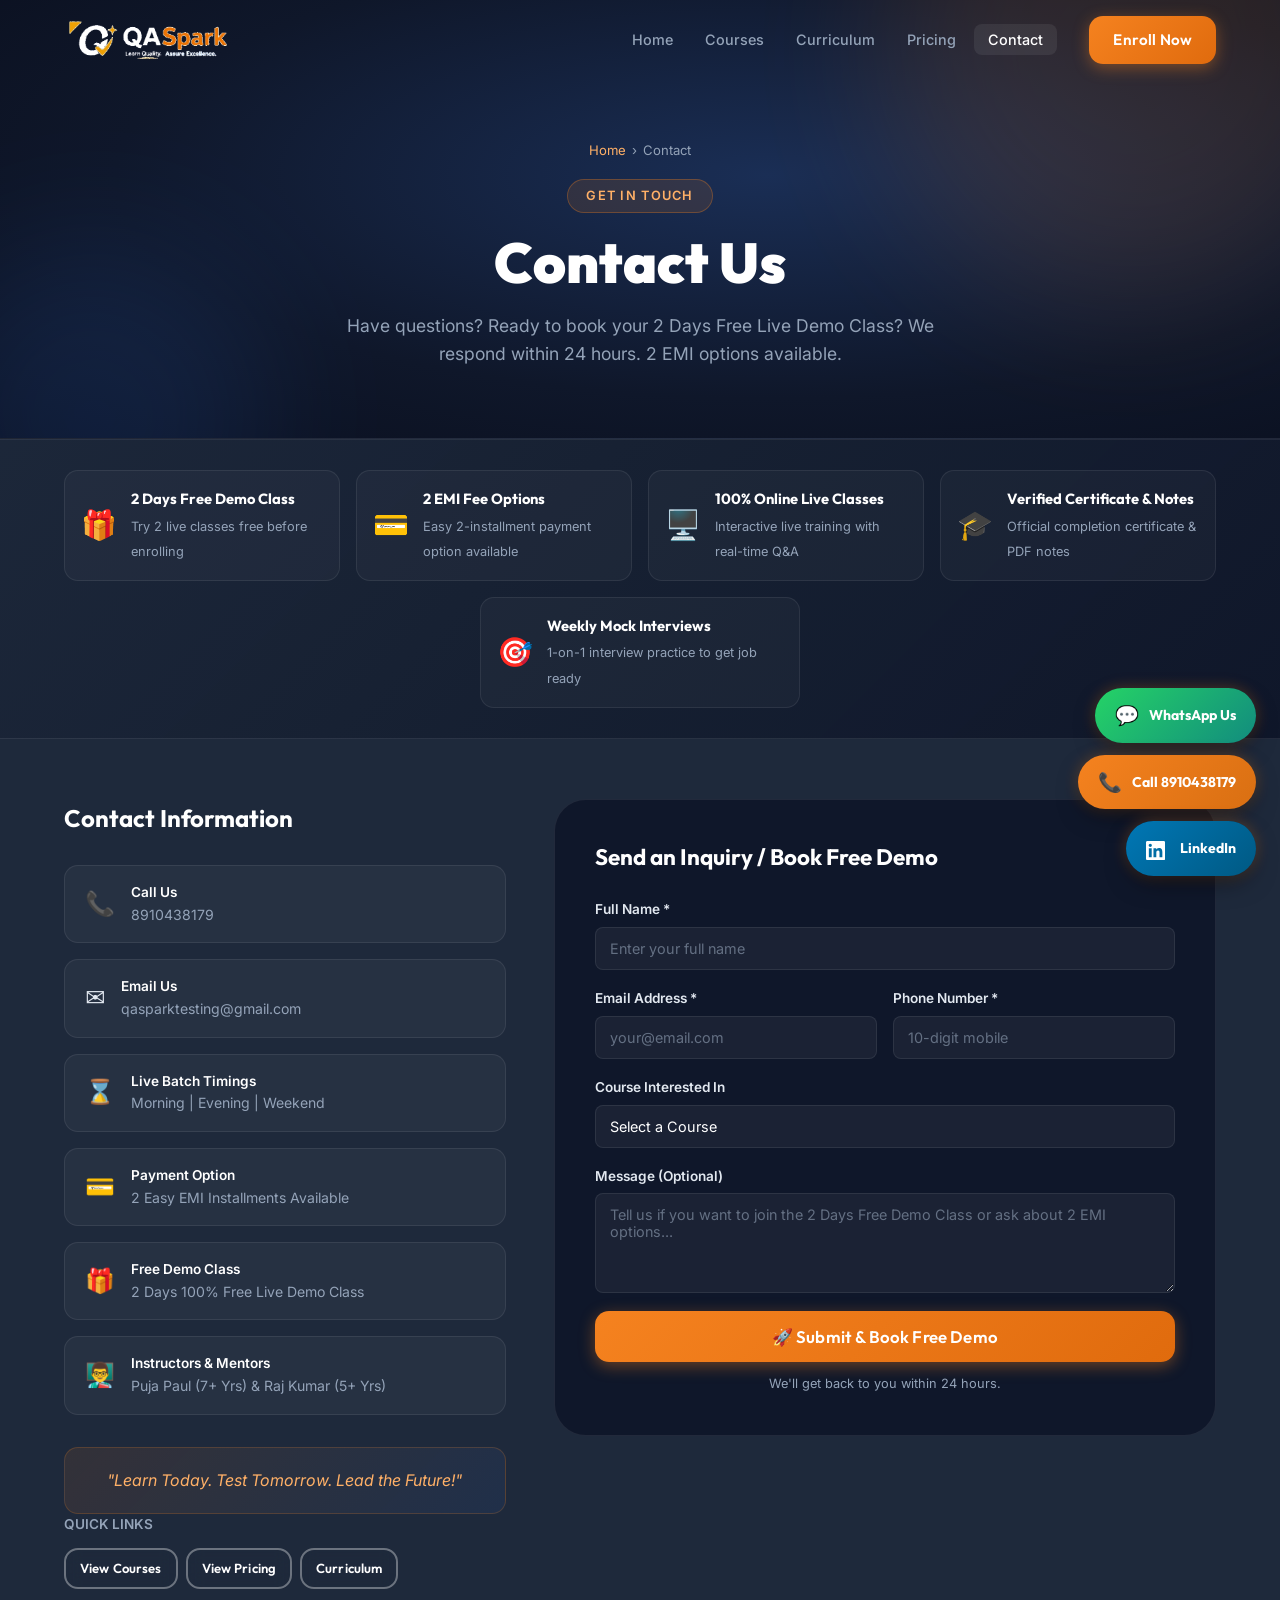
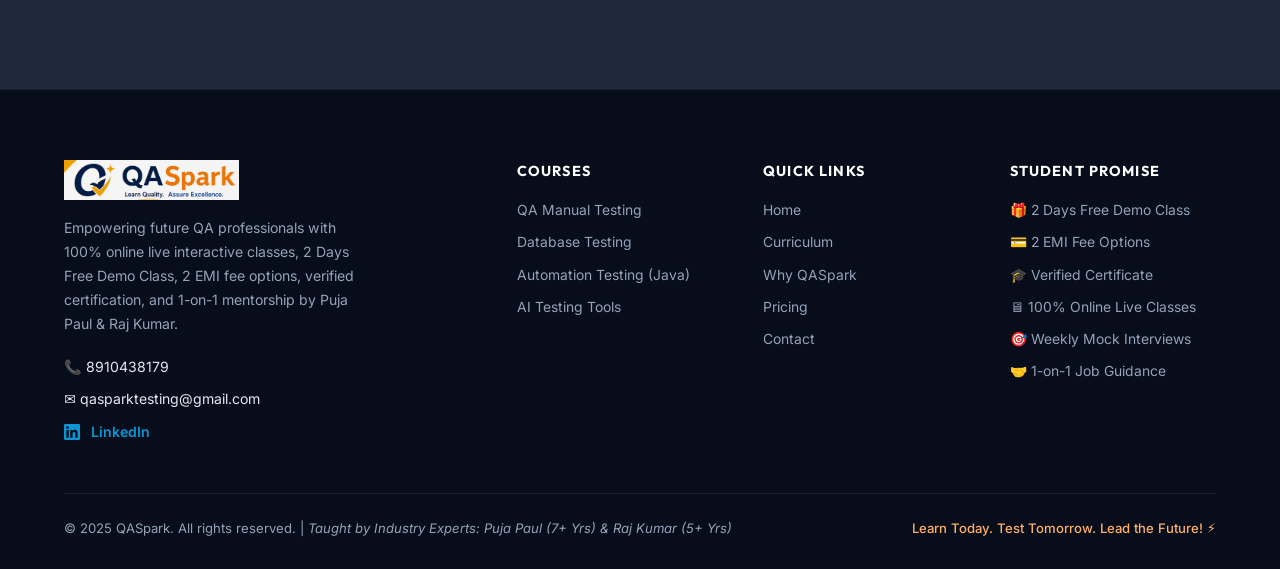
<file: contact.html>
<!DOCTYPE html>
<html lang="en">
<head>
  <meta charset="UTF-8" />
  <meta name="viewport" content="width=device-width, initial-scale=1.0" />
  <title>Contact Us | QASpark</title>
  <link rel="icon" type="image/png" href="images/favicon.png" />
  <meta name="description" content="Book your 2 Days Free Live Demo Class at QASpark! Contact Puja Paul & Raj Kumar. 2 EMI options available. Phone: 8910438179." />
  <link rel="preconnect" href="https://fonts.googleapis.com" />
  <link rel="preconnect" href="https://fonts.gstatic.com" crossorigin />
  <link href="https://fonts.googleapis.com/css2?family=Outfit:wght@300;400;500;600;700;800;900&family=Inter:wght@300;400;500;600;700&display=swap" rel="stylesheet" />
  <link rel="stylesheet" href="style.css" />
</head>
<body data-page="contact">
  <nav class="navbar" id="navbar" role="navigation" aria-label="Main navigation">
    <div class="container nav-inner">
      <a href="index.html" class="nav-logo" aria-label="QASpark Home">
        <img src="images/qaspark_logo_white_version_transparent.png" alt="QASpark Logo" style="height: 48px; width: auto;" />
      </a>
      <ul class="nav-links" role="list" id="nav-links">
        <li><a href="index.html" class="nav-link" id="nav-home">Home</a></li>
        <li><a href="courses.html#courses-list" class="nav-link" id="nav-courses">Courses</a></li>
        <li><a href="courses.html#curriculum" class="nav-link" id="nav-curriculum">Curriculum</a></li>
        <li><a href="pricing.html" class="nav-link" id="nav-pricing">Pricing</a></li>
        <li><a href="contact.html" class="nav-link active" id="nav-contact">Contact</a></li>
      </ul>
      <a href="#contact-form" class="btn btn-primary nav-cta" id="nav-enroll-btn">Enroll Now</a>
      <button class="hamburger" id="hamburger-btn" aria-label="Toggle navigation" aria-expanded="false" aria-controls="nav-links">
        <span></span><span></span><span></span>
      </button>
    </div>
  </nav>
  <section class="page-hero" aria-label="Page header">
    <div class="page-hero-shapes" aria-hidden="true">
      <div class="ph-shape ph-shape-1"></div>
      <div class="ph-shape ph-shape-2"></div>
    </div>
    <div class="container">
      <div class="breadcrumbs" aria-label="breadcrumb"><a href="index.html">Home</a><span>&#8250;</span><span>Contact</span></div>
      <span class="section-badge">Get In Touch</span>
      <h1>Contact Us</h1>
      <p>Have questions? Ready to book your 2 Days Free Live Demo Class? We respond within 24 hours. 2 EMI options available.</p>
    </div>
  </section>
  <!-- HIGH TRUST HIGHLIGHTS BAR -->
  <section class="trust-highlights-bar" aria-label="Key Course Benefits">
    <div class="container">
      <div class="trust-grid-bar">
        <div class="trust-bar-item">
          <div class="trust-bar-icon">&#127873;</div>
          <div class="trust-bar-text"><strong>2 Days Free Demo Class</strong><span>Try 2 live classes free before enrolling</span></div>
        </div>
        <div class="trust-bar-item">
          <div class="trust-bar-icon">&#128179;</div>
          <div class="trust-bar-text"><strong>2 EMI Fee Options</strong><span>Easy 2-installment payment option available</span></div>
        </div>
        <div class="trust-bar-item">
          <div class="trust-bar-icon">&#128421;&#65039;</div>
          <div class="trust-bar-text"><strong>100% Online Live Classes</strong><span>Interactive live training with real-time Q&amp;A</span></div>
        </div>
        <div class="trust-bar-item">
          <div class="trust-bar-icon">&#127891;</div>
          <div class="trust-bar-text"><strong>Verified Certificate &amp; Notes</strong><span>Official completion certificate &amp; PDF notes</span></div>
        </div>
        <div class="trust-bar-item">
          <div class="trust-bar-icon">&#127919;</div>
          <div class="trust-bar-text"><strong>Weekly Mock Interviews</strong><span>1-on-1 interview practice to get job ready</span></div>
        </div>
      </div>
    </div>
  </section>


  <section class="contact-section" id="contact-main" aria-labelledby="contact-h" style="padding-top:60px;">
    <div class="container">
      <div class="contact-grid">

        <div class="contact-info reveal">
          <h3>Contact Information</h3>
          <div class="contact-items">
            <a href="tel:8910438179" class="contact-item" id="contact-phone-link">
              <div class="contact-item-icon">&#128222;</div>
              <div class="contact-item-text"><strong>Call Us</strong><span>8910438179</span></div>
            </a>
            <a href="mailto:qasparktesting@gmail.com" class="contact-item" id="contact-email-link">
              <div class="contact-item-icon">&#9993;&#65039;</div>
              <div class="contact-item-text"><strong>Email Us</strong><span>qasparktesting@gmail.com</span></div>
            </a>
            <div class="contact-item" id="contact-timings">
              <div class="contact-item-icon">&#8987;&#65039;</div>
              <div class="contact-item-text"><strong>Live Batch Timings</strong><span>Morning | Evening | Weekend</span></div>
            </div>
            <div class="contact-item" id="contact-emi">
              <div class="contact-item-icon">&#128179;</div>
              <div class="contact-item-text"><strong>Payment Option</strong><span>2 Easy EMI Installments Available</span></div>
            </div>
            <div class="contact-item" id="contact-demo">
              <div class="contact-item-icon">&#127873;</div>
              <div class="contact-item-text"><strong>Free Demo Class</strong><span>2 Days 100% Free Live Demo Class</span></div>
            </div>
            <div class="contact-item" id="contact-mentors">
              <div class="contact-item-icon">&#128104;&#8205;&#127979;</div>
              <div class="contact-item-text"><strong>Instructors &amp; Mentors</strong><span>Puja Paul (7+ Yrs) &amp; Raj Kumar (5+ Yrs)</span></div>
            </div>
          </div>
          <div class="contact-tagline">
            <p><em>"Learn Today. Test Tomorrow. Lead the Future!"</em></p>
          </div>
          <div class="contact-quick-links">
            <p style="color:var(--muted); font-size:0.85rem; margin-bottom:12px; font-weight:600;">QUICK LINKS</p>
            <div style="display:flex; flex-wrap:wrap; gap:8px;">
              <a href="courses.html#courses-list" class="btn btn-outline" style="font-size:0.82rem; padding:8px 14px;">View Courses</a>
              <a href="pricing.html" class="btn btn-outline" style="font-size:0.82rem; padding:8px 14px;">View Pricing</a>
              <a href="courses.html#curriculum" class="btn btn-outline" style="font-size:0.82rem; padding:8px 14px;">Curriculum</a>
            </div>
          </div>
        </div>

        <form class="contact-form reveal" id="contact-form" novalidate aria-label="Enrollment inquiry form">
          <h3>Send an Inquiry / Book Free Demo</h3>
          <div class="form-group">
            <label for="name-input">Full Name *</label>
            <input type="text" id="name-input" name="name" placeholder="Enter your full name" required autocomplete="name" />
          </div>
          <div class="form-row">
            <div class="form-group">
              <label for="email-input">Email Address *</label>
              <input type="email" id="email-input" name="email" placeholder="your@email.com" required autocomplete="email" />
            </div>
            <div class="form-group">
              <label for="phone-input">Phone Number *</label>
              <input type="tel" id="phone-input" name="phone" placeholder="10-digit mobile" required autocomplete="tel" />
            </div>
          </div>
          <div class="form-group">
            <label for="course-select">Course Interested In</label>
            <select id="course-select" name="course">
              <option value="">Select a Course</option>
              <option value="manual">QA Manual Testing &#8211; &#8377;5,499 (2 EMI Available)</option>
              <option value="database">Database Testing &#8211; &#8377;5,000 (2 EMI Available)</option>
              <option value="automation">Automation Testing (Java) &#8211; &#8377;12,499 (2 EMI Available)</option>
              <option value="ai">AI-Powered Testing &#8211; &#8377;5,000 (2 EMI Available)</option>
              <option value="combo">All Courses Combined &#8211; &#8377;19,799 (2 EMI Available)</option>
            </select>
          </div>
          <div class="form-group">
            <label for="message-input">Message (Optional)</label>
            <textarea id="message-input" name="message" rows="4" placeholder="Tell us if you want to join the 2 Days Free Demo Class or ask about 2 EMI options..."></textarea>
          </div>
          <button type="submit" class="btn btn-primary btn-full btn-lg" id="form-submit-btn">&#128640; Submit &amp; Book Free Demo</button>
          <p class="form-note">We&#39;ll get back to you within 24 hours.</p>
          <div class="form-success" id="form-success" role="status" aria-live="polite" hidden>
            <div class="success-icon">&#10003;</div>
            <strong>Your inquiry is submitted!</strong> A pre-filled email to <em>qasparktesting@gmail.com</em> is ready &#8212; hit <strong>Send</strong> in your email app. We&#39;ll get back to you within 24 hours for your 2 Days Free Demo Class!
          </div>
        </form>

      </div>
    </div>
  </section>

  <footer class="footer" role="contentinfo">
    <div class="container">
      <div class="footer-grid">
        <div class="footer-brand">
          <div class="footer-logo">
            <img src="images/qaspark_3d_logo.png" alt="QASpark Logo" style="height: 40px; width: auto;" />
          </div>
          <p class="footer-desc">Empowering future QA professionals with 100% online live interactive classes, 2 Days Free Demo Class, 2 EMI fee options, verified certification, and 1-on-1 mentorship by Puja Paul &amp; Raj Kumar.</p>
          <div class="footer-contact-quick">
            <a href="tel:8910438179">&#128222; 8910438179</a>
            <a href="mailto:qasparktesting@gmail.com">&#9993;&#65039; qasparktesting@gmail.com</a>
            <a href="https://www.linkedin.com/in/qa-spark-131313427" target="_blank" rel="noopener" class="footer-linkedin"><svg xmlns="http://www.w3.org/2000/svg" width="16" height="16" viewBox="0 0 24 24" fill="currentColor" style="vertical-align:middle;margin-right:5px;"><path d="M20.447 20.452h-3.554v-5.569c0-1.328-.027-3.037-1.852-3.037-1.853 0-2.136 1.445-2.136 2.939v5.667H9.351V9h3.414v1.561h.046c.477-.9 1.637-1.85 3.37-1.85 3.601 0 4.267 2.37 4.267 5.455v6.286zM5.337 7.433a2.062 2.062 0 0 1-2.063-2.065 2.064 2.064 0 1 1 2.063 2.065zm1.782 13.019H3.555V9h3.564v11.452zM22.225 0H1.771C.792 0 0 .774 0 1.729v20.542C0 23.227.792 24 1.771 24h20.451C23.2 24 24 23.227 24 22.271V1.729C24 .774 23.2 0 22.222 0h.003z"/></svg> LinkedIn</a>
          </div>
        </div>
        <div class="footer-links-group">
          <h4>Courses</h4>
          <ul>
            <li><a href="courses.html#course-manual">QA Manual Testing</a></li>
            <li><a href="courses.html#course-database">Database Testing</a></li>
            <li><a href="courses.html#course-automation">Automation Testing (Java)</a></li>
            <li><a href="courses.html#course-ai">AI Testing Tools</a></li>
          </ul>
        </div>
        <div class="footer-links-group">
          <h4>Quick Links</h4>
          <ul>
            <li><a href="index.html">Home</a></li>
            <li><a href="courses.html#curriculum">Curriculum</a></li>
            <li><a href="index.html#why-us">Why QASpark</a></li>
            <li><a href="pricing.html">Pricing</a></li>
            <li><a href="contact.html">Contact</a></li>
          </ul>
        </div>
        <div class="footer-links-group">
          <h4>Student Promise</h4>
          <ul>
            <li>&#127873; 2 Days Free Demo Class</li>
            <li>&#128179; 2 EMI Fee Options</li>
            <li>&#127891; Verified Certificate</li>
            <li>&#128421; 100% Online Live Classes</li>
            <li>&#127919; Weekly Mock Interviews</li>
            <li>&#129309; 1-on-1 Job Guidance</li>
          </ul>
        </div>
      </div>
      <div class="footer-bottom">
        <p>&copy; 2025 QASpark. All rights reserved. | <em>Taught by Industry Experts: Puja Paul (7+ Yrs) &amp; Raj Kumar (5+ Yrs)</em></p>
        <p class="footer-tagline">Learn Today. Test Tomorrow. Lead the Future! &#9889;</p>
      </div>
    </div>
  </footer>
  <!-- FLOATING QUICK CONNECT WIDGET (USER FRIENDLY) -->
  <div class="floating-widget-group">
    <a href="https://wa.me/918910438179?text=Hi%20QASpark!%20I%20want%20to%20join%20the%202-Day%20Free%20Demo%20Class." target="_blank" rel="noopener" class="widget-btn widget-btn-whatsapp" title="Chat on WhatsApp">
      <span class="widget-icon">&#128172;</span>
      <span class="widget-label">WhatsApp Us</span>
    </a>
    <a href="tel:8910438179" class="widget-btn widget-btn-call" title="Call Us Directly">
      <span class="widget-icon">&#128222;</span>
      <span class="widget-label">Call 8910438179</span>
    </a>
    <a href="https://www.linkedin.com/in/qa-spark-131313427" target="_blank" rel="noopener" class="widget-btn widget-btn-linkedin" title="Follow us on LinkedIn">
      <span class="widget-icon"><svg xmlns="http://www.w3.org/2000/svg" width="16" height="16" viewBox="0 0 24 24" fill="currentColor" style="vertical-align:middle;margin-right:5px;"><path d="M20.447 20.452h-3.554v-5.569c0-1.328-.027-3.037-1.852-3.037-1.853 0-2.136 1.445-2.136 2.939v5.667H9.351V9h3.414v1.561h.046c.477-.9 1.637-1.85 3.37-1.85 3.601 0 4.267 2.37 4.267 5.455v6.286zM5.337 7.433a2.062 2.062 0 0 1-2.063-2.065 2.064 2.064 0 1 1 2.063 2.065zm1.782 13.019H3.555V9h3.564v11.452zM22.225 0H1.771C.792 0 0 .774 0 1.729v20.542C0 23.227.792 24 1.771 24h20.451C23.2 24 24 23.227 24 22.271V1.729C24 .774 23.2 0 22.222 0h.003z"/></svg></span>
      <span class="widget-label">LinkedIn</span>
    </a>
  </div>
  <button class="scroll-top" id="scroll-top-btn" aria-label="Scroll to top" title="Back to top">&#8593;</button>
  <script src="script.js"></script>
</body>
</html>
</file>
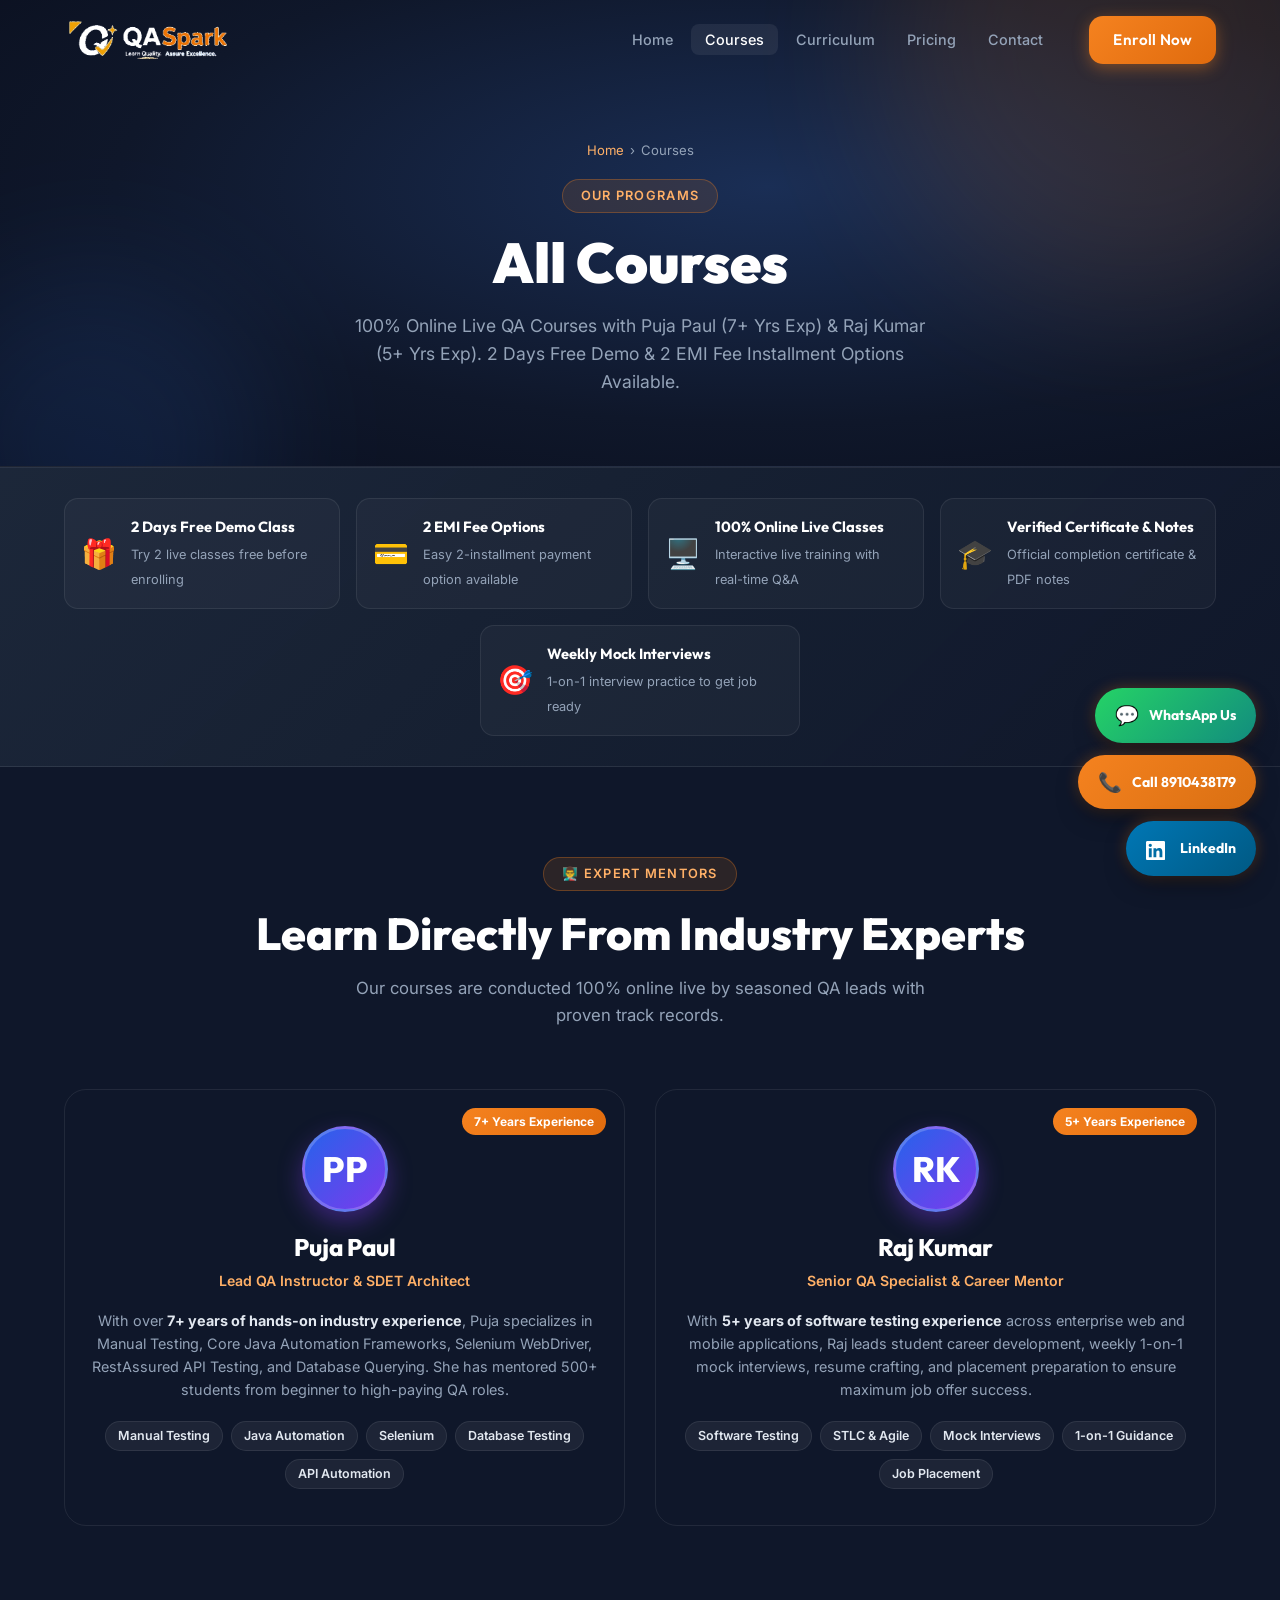
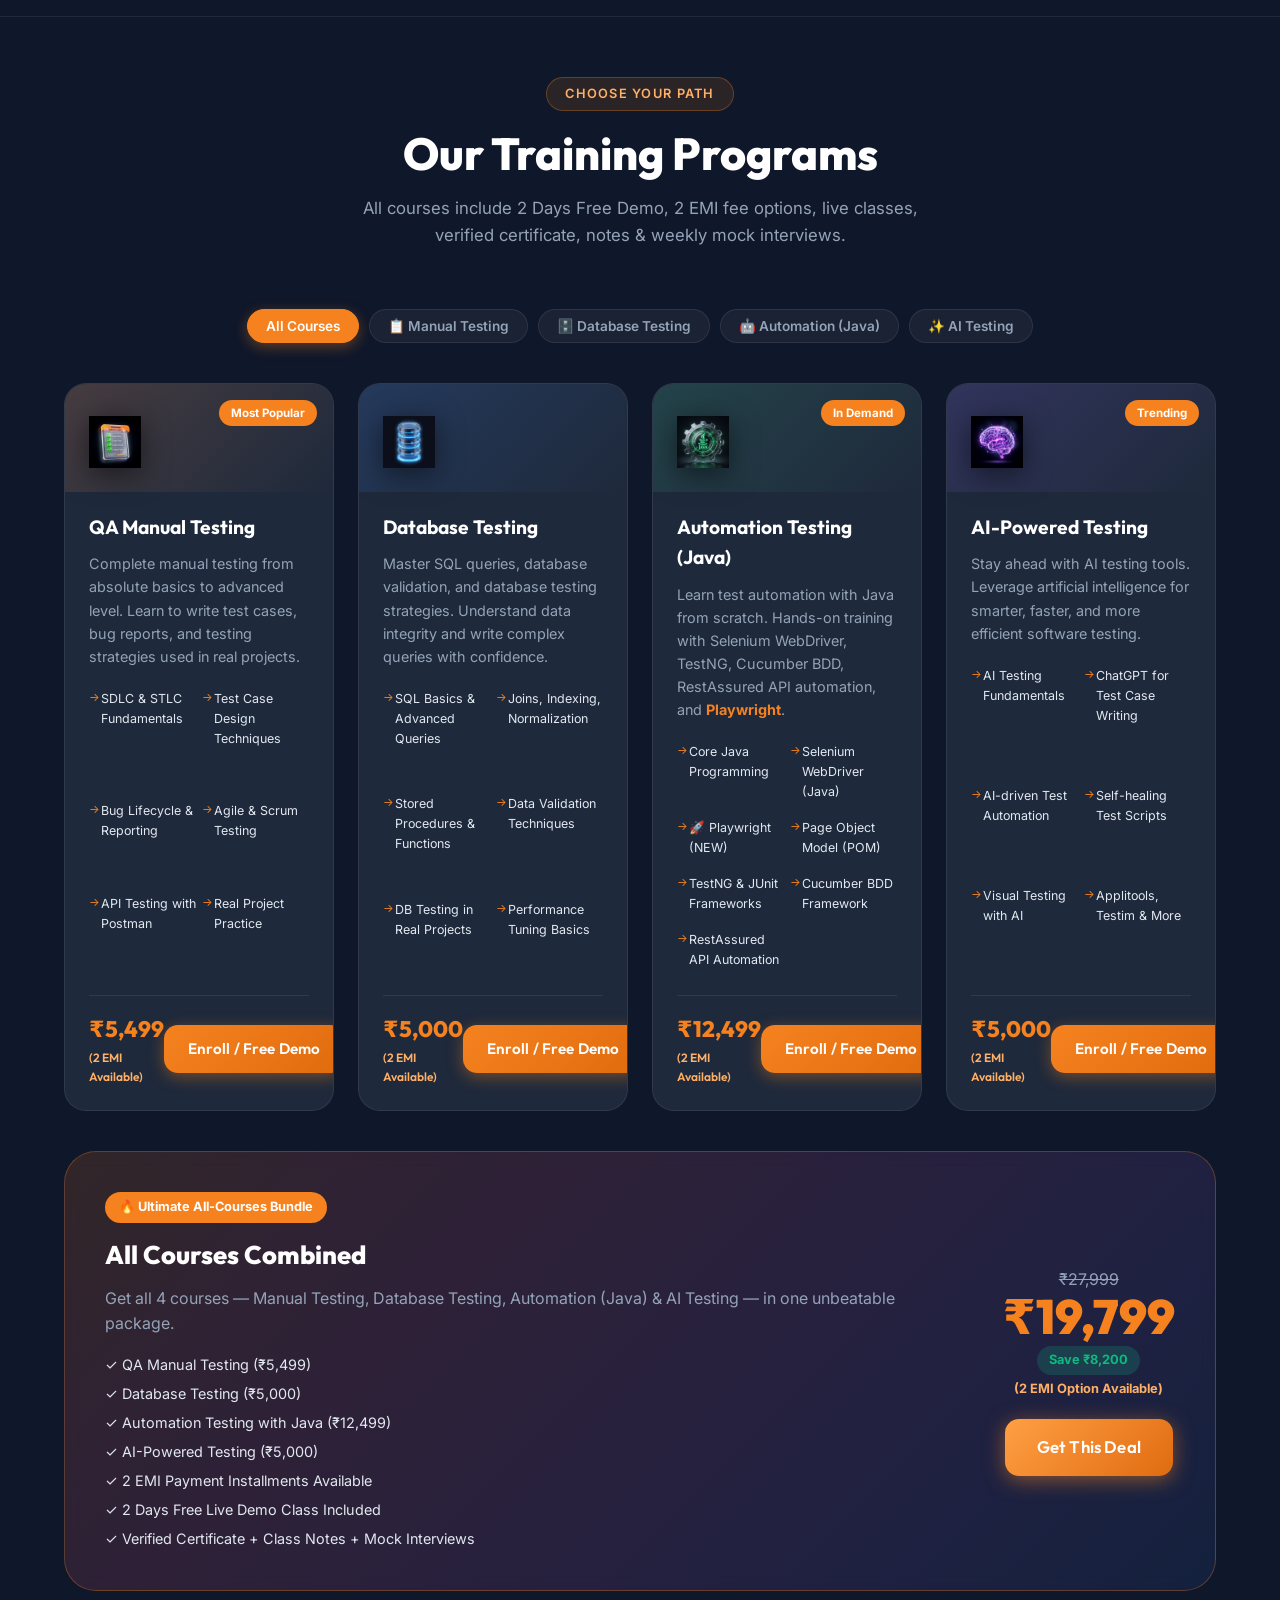
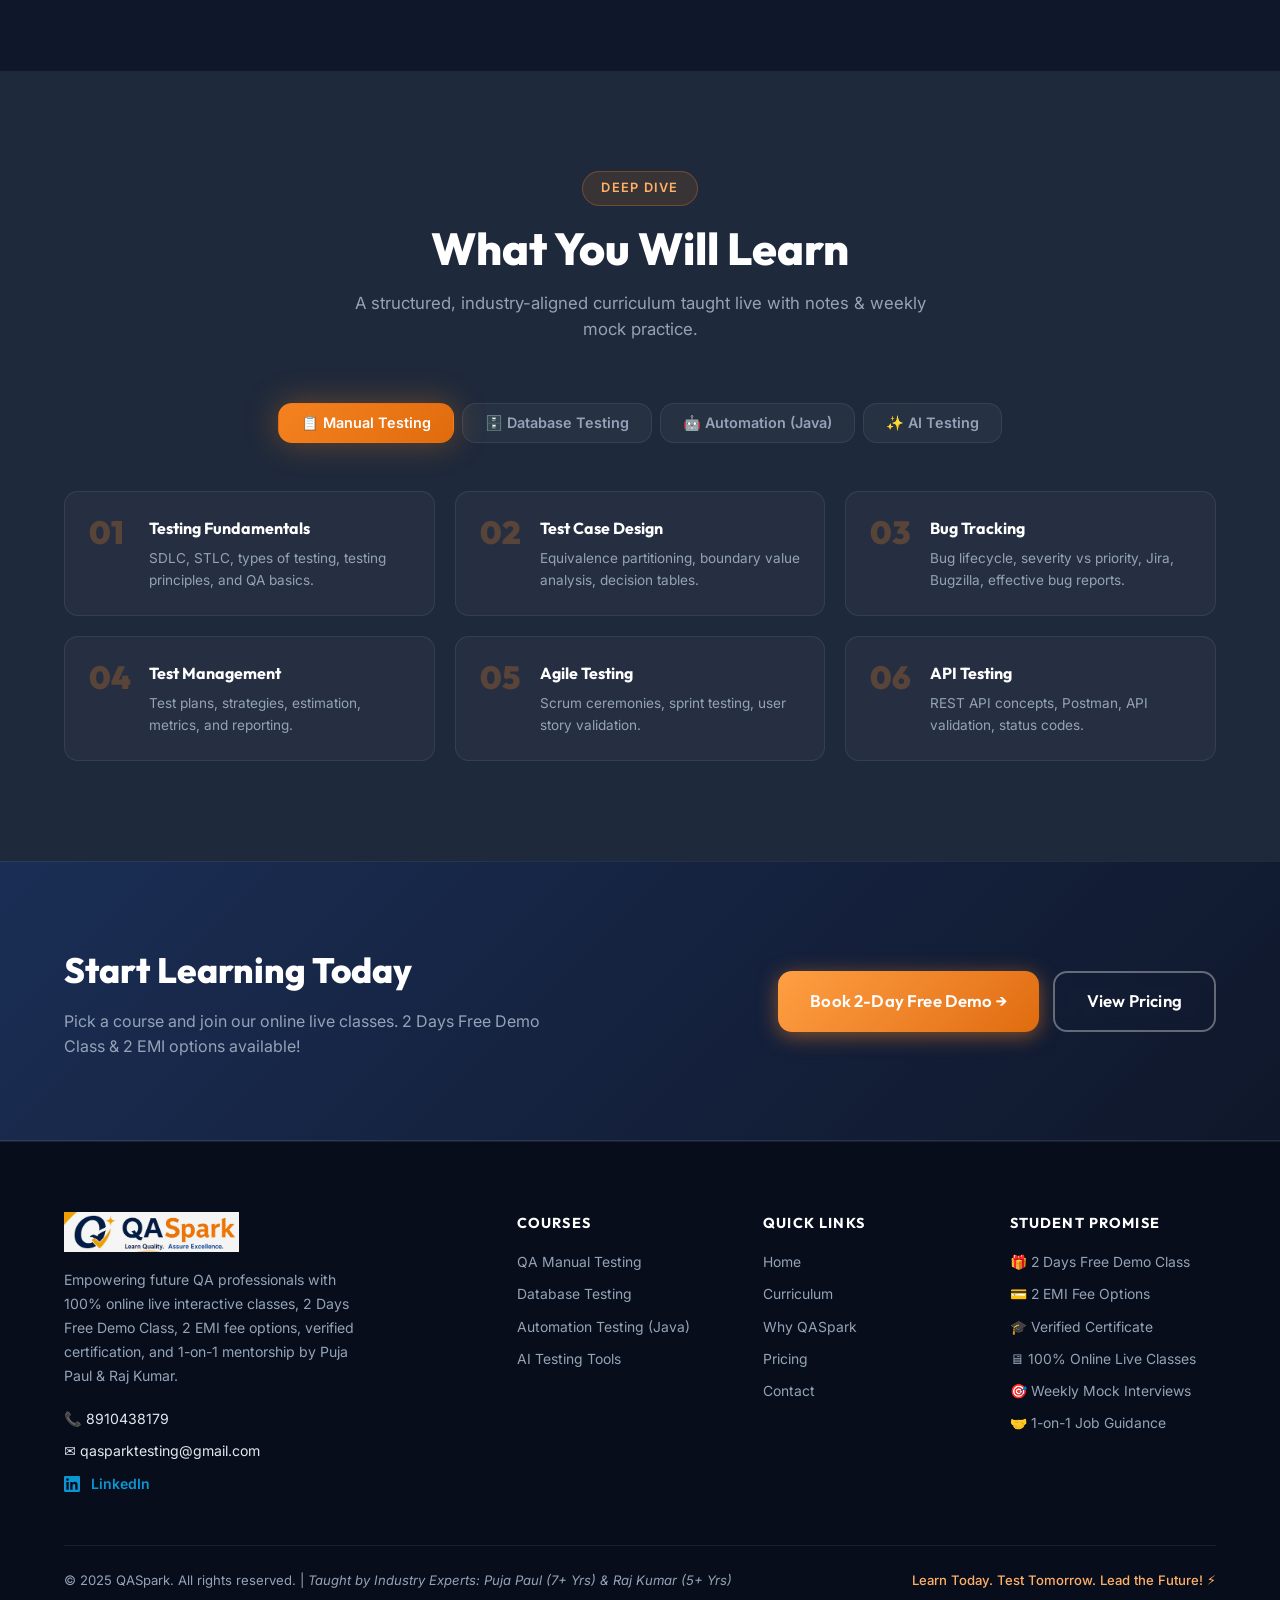
<file: courses.html>
<!DOCTYPE html>
<html lang="en">
<head>
  <meta charset="UTF-8" />
  <meta name="viewport" content="width=device-width, initial-scale=1.0" />
  <title>Courses & Curriculum | QASpark</title>
  <link rel="icon" type="image/png" href="images/favicon.png" />
  <meta name="description" content="Explore QASpark live QA courses with Puja Paul & Raj Kumar. 2 Days Free Demo & 2 EMI Fee Options available for Manual, DB, Java Automation & AI Testing." />
  <link rel="preconnect" href="https://fonts.googleapis.com" />
  <link rel="preconnect" href="https://fonts.gstatic.com" crossorigin />
  <link href="https://fonts.googleapis.com/css2?family=Outfit:wght@300;400;500;600;700;800;900&family=Inter:wght@300;400;500;600;700&display=swap" rel="stylesheet" />
  <link rel="stylesheet" href="style.css" />
</head>
<body data-page="courses">
  <nav class="navbar" id="navbar" role="navigation" aria-label="Main navigation">
    <div class="container nav-inner">
      <a href="index.html" class="nav-logo" aria-label="QASpark Home">
        <img src="images/qaspark_logo_white_version_transparent.png" alt="QASpark Logo" style="height: 48px; width: auto;" />
      </a>
      <ul class="nav-links" role="list" id="nav-links">
        <li><a href="index.html" class="nav-link" id="nav-home">Home</a></li>
        <li><a href="courses.html#courses-list" class="nav-link active" id="nav-courses">Courses</a></li>
        <li><a href="courses.html#curriculum" class="nav-link" id="nav-curriculum">Curriculum</a></li>
        <li><a href="pricing.html" class="nav-link" id="nav-pricing">Pricing</a></li>
        <li><a href="contact.html" class="nav-link" id="nav-contact">Contact</a></li>
      </ul>
      <a href="contact.html#contact-form" class="btn btn-primary nav-cta" id="nav-enroll-btn">Enroll Now</a>
      <button class="hamburger" id="hamburger-btn" aria-label="Toggle navigation" aria-expanded="false" aria-controls="nav-links">
        <span></span><span></span><span></span>
      </button>
    </div>
  </nav>
  <section class="page-hero" aria-label="Page header">
    <div class="page-hero-shapes" aria-hidden="true">
      <div class="ph-shape ph-shape-1"></div>
      <div class="ph-shape ph-shape-2"></div>
    </div>
    <div class="container">
      <div class="breadcrumbs" aria-label="breadcrumb"><a href="index.html">Home</a><span>&#8250;</span><span>Courses</span></div>
      <span class="section-badge">Our Programs</span>
      <h1>All Courses</h1>
      <p>100% Online Live QA Courses with Puja Paul (7+ Yrs Exp) & Raj Kumar (5+ Yrs Exp). 2 Days Free Demo & 2 EMI Fee Installment Options Available.</p>
    </div>
  </section>
  <!-- HIGH TRUST HIGHLIGHTS BAR -->
  <section class="trust-highlights-bar" aria-label="Key Course Benefits">
    <div class="container">
      <div class="trust-grid-bar">
        <div class="trust-bar-item">
          <div class="trust-bar-icon">&#127873;</div>
          <div class="trust-bar-text"><strong>2 Days Free Demo Class</strong><span>Try 2 live classes free before enrolling</span></div>
        </div>
        <div class="trust-bar-item">
          <div class="trust-bar-icon">&#128179;</div>
          <div class="trust-bar-text"><strong>2 EMI Fee Options</strong><span>Easy 2-installment payment option available</span></div>
        </div>
        <div class="trust-bar-item">
          <div class="trust-bar-icon">&#128421;&#65039;</div>
          <div class="trust-bar-text"><strong>100% Online Live Classes</strong><span>Interactive live training with real-time Q&amp;A</span></div>
        </div>
        <div class="trust-bar-item">
          <div class="trust-bar-icon">&#127891;</div>
          <div class="trust-bar-text"><strong>Verified Certificate &amp; Notes</strong><span>Official completion certificate &amp; PDF notes</span></div>
        </div>
        <div class="trust-bar-item">
          <div class="trust-bar-icon">&#127919;</div>
          <div class="trust-bar-text"><strong>Weekly Mock Interviews</strong><span>1-on-1 interview practice to get job ready</span></div>
        </div>
      </div>
    </div>
  </section>

  <!-- MEET YOUR INSTRUCTORS SECTION -->
  <section class="instructors-section" id="instructors" aria-labelledby="instructors-h">
    <div class="container">
      <div class="section-header reveal">
        <span class="section-badge">&#128104;&#8205;&#127979; Expert Mentors</span>
        <h2 id="instructors-h">Learn Directly From Industry Experts</h2>
        <p>Our courses are conducted 100% online live by seasoned QA leads with proven track records.</p>
      </div>
      <div class="instructors-grid">

        <div class="instructor-card reveal">
          <div class="instructor-badge-exp">7+ Years Experience</div>
          <div class="instructor-avatar-wrap">
            <div class="instructor-avatar-circle">PP</div>
          </div>
          <h3>Puja Paul</h3>
          <span class="instructor-role">Lead QA Instructor &amp; SDET Architect</span>
          <p class="instructor-bio">With over <strong>7+ years of hands-on industry experience</strong>, Puja specializes in Manual Testing, Core Java Automation Frameworks, Selenium WebDriver, RestAssured API Testing, and Database Querying. She has mentored 500+ students from beginner to high-paying QA roles.</p>
          <div class="instructor-skills">
            <span>Manual Testing</span><span>Java Automation</span><span>Selenium</span><span>Database Testing</span><span>API Automation</span>
          </div>
        </div>

        <div class="instructor-card reveal">
          <div class="instructor-badge-exp">5+ Years Experience</div>
          <div class="instructor-avatar-wrap">
            <div class="instructor-avatar-circle">RK</div>
          </div>
          <h3>Raj Kumar</h3>
          <span class="instructor-role">Senior QA Specialist &amp; Career Mentor</span>
          <p class="instructor-bio">With <strong>5+ years of software testing experience</strong> across enterprise web and mobile applications, Raj leads student career development, weekly 1-on-1 mock interviews, resume crafting, and placement preparation to ensure maximum job offer success.</p>
          <div class="instructor-skills">
            <span>Software Testing</span><span>STLC &amp; Agile</span><span>Mock Interviews</span><span>1-on-1 Guidance</span><span>Job Placement</span>
          </div>
        </div>

      </div>
    </div>
  </section>


  <!-- COURSE CARDS -->
  <section class="courses-section" id="courses-list" aria-labelledby="courses-h" style="padding-top:60px;">
    <div class="container">
      <div class="section-header reveal">
        <span class="section-badge">Choose Your Path</span>
        <h2 id="courses-h">Our Training Programs</h2>
        <p>All courses include 2 Days Free Demo, 2 EMI fee options, live classes, verified certificate, notes &amp; weekly mock interviews.</p>
      </div>

      <!-- User Friendly Course Filter Bar -->
      <div class="course-filter-bar reveal">
        <button class="filter-btn active" data-filter="all">All Courses</button>
        <button class="filter-btn" data-filter="manual">📋 Manual Testing</button>
        <button class="filter-btn" data-filter="database">🗄️ Database Testing</button>
        <button class="filter-btn" data-filter="automation">🤖 Automation (Java)</button>
        <button class="filter-btn" data-filter="ai">✨ AI Testing</button>
      </div>

      <div class="courses-grid">

        <article class="course-card reveal" id="course-manual" data-category="manual">
          <div class="course-card-top" style="--card-color:#f5821f;"><div class="course-icon-wrap"><img src="images/icon_manual_3d.png" alt="Manual Testing" class="course-3d-icon-img" /></div><div class="course-badge-pill">Most Popular</div></div>
          <div class="course-card-body">
            <h3>QA Manual Testing</h3>
            <p>Complete manual testing from absolute basics to advanced level. Learn to write test cases, bug reports, and testing strategies used in real projects.</p>
            <ul class="course-topics">
              <li>SDLC &amp; STLC Fundamentals</li><li>Test Case Design Techniques</li>
              <li>Bug Lifecycle &amp; Reporting</li><li>Agile &amp; Scrum Testing</li>
              <li>API Testing with Postman</li><li>Real Project Practice</li>
            </ul>
            <div class="course-footer"><span class="course-price">&#8377;5,499 <small style="display:block; font-size:0.75rem; color:var(--orange-lt); font-weight:600;">(2 EMI Available)</small></span><a href="contact.html?course=manual" class="btn btn-primary">Enroll / Free Demo</a></div>
          </div>
        </article>

        <article class="course-card reveal" id="course-database" data-category="database">
          <div class="course-card-top" style="--card-color:#3b82f6;"><div class="course-icon-wrap"><img src="images/icon_database_3d.png" alt="Database Testing" class="course-3d-icon-img" /></div></div>
          <div class="course-card-body">
            <h3>Database Testing</h3>
            <p>Master SQL queries, database validation, and database testing strategies. Understand data integrity and write complex queries with confidence.</p>
            <ul class="course-topics">
              <li>SQL Basics &amp; Advanced Queries</li><li>Joins, Indexing, Normalization</li>
              <li>Stored Procedures &amp; Functions</li><li>Data Validation Techniques</li>
              <li>DB Testing in Real Projects</li><li>Performance Tuning Basics</li>
            </ul>
            <div class="course-footer"><span class="course-price">&#8377;5,000 <small style="display:block; font-size:0.75rem; color:var(--orange-lt); font-weight:600;">(2 EMI Available)</small></span><a href="contact.html?course=database" class="btn btn-primary">Enroll / Free Demo</a></div>
          </div>
        </article>

        <article class="course-card reveal" id="course-automation" data-category="automation">
          <div class="course-card-top" style="--card-color:#10b981;"><div class="course-icon-wrap"><img src="images/icon_automation_3d.png" alt="Automation Testing" class="course-3d-icon-img" /></div><div class="course-badge-pill">In Demand</div></div>
          <div class="course-card-body">
            <h3>Automation Testing (Java)</h3>
            <p>Learn test automation with Java from scratch. Hands-on training with Selenium WebDriver, TestNG, Cucumber BDD, RestAssured API automation, and <strong style="color:var(--orange)">Playwright</strong>.</p>
            <ul class="course-topics">
              <li>Core Java Programming</li><li>Selenium WebDriver (Java)</li><li>&#128640; Playwright (NEW)</li>
              <li>Page Object Model (POM)</li><li>TestNG &amp; JUnit Frameworks</li>
              <li>Cucumber BDD Framework</li><li>RestAssured API Automation</li>
            </ul>
            <div class="course-footer"><span class="course-price">&#8377;12,499 <small style="display:block; font-size:0.75rem; color:var(--orange-lt); font-weight:600;">(2 EMI Available)</small></span><a href="contact.html?course=automation" class="btn btn-primary">Enroll / Free Demo</a></div>
          </div>
        </article>

        <article class="course-card reveal" id="course-ai" data-category="ai">
          <div class="course-card-top" style="--card-color:#8b5cf6;"><div class="course-icon-wrap"><img src="images/icon_ai_3d.png" alt="AI Testing" class="course-3d-icon-img" /></div><div class="course-badge-pill">Trending</div></div>
          <div class="course-card-body">
            <h3>AI-Powered Testing</h3>
            <p>Stay ahead with AI testing tools. Leverage artificial intelligence for smarter, faster, and more efficient software testing.</p>
            <ul class="course-topics">
              <li>AI Testing Fundamentals</li><li>ChatGPT for Test Case Writing</li>
              <li>AI-driven Test Automation</li><li>Self-healing Test Scripts</li>
              <li>Visual Testing with AI</li><li>Applitools, Testim &amp; More</li>
            </ul>
            <div class="course-footer"><span class="course-price">&#8377;5,000 <small style="display:block; font-size:0.75rem; color:var(--orange-lt); font-weight:600;">(2 EMI Available)</small></span><a href="contact.html?course=ai" class="btn btn-primary">Enroll / Free Demo</a></div>
          </div>
        </article>

      </div>

      <!-- COMBO OFFER -->
      <div class="combo-card reveal" id="combo-offer">
        <div class="combo-left">
          <span class="combo-tag">&#128293; Ultimate All-Courses Bundle</span>
          <h3>All Courses Combined</h3>
          <p>Get all 4 courses &#8212; Manual Testing, Database Testing, Automation (Java) &amp; AI Testing &#8212; in one unbeatable package.</p>
          <ul class="combo-features">
            <li>&#10003; QA Manual Testing (&#8377;5,499)</li>
            <li>&#10003; Database Testing (&#8377;5,000)</li>
            <li>&#10003; Automation Testing with Java (&#8377;12,499)</li>
            <li>&#10003; AI-Powered Testing (&#8377;5,000)</li>
            <li>&#10003; 2 EMI Payment Installments Available</li>
            <li>&#10003; 2 Days Free Live Demo Class Included</li>
            <li>&#10003; Verified Certificate + Class Notes + Mock Interviews</li>
          </ul>
        </div>
        <div class="combo-right">
          <div class="combo-price-block">
            <span class="combo-original">&#8377;27,999</span>
            <span class="combo-price">&#8377;19,799</span>
            <span class="combo-save">Save &#8377;8,200</span>
            <span style="font-size:0.8rem; color:var(--orange-lt); font-weight:700; margin-top:4px;">(2 EMI Option Available)</span>
          </div>
          <a href="contact.html?course=combo" class="btn btn-orange btn-lg">Get This Deal</a>
        </div>
      </div>
    </div>
  </section>

  <!-- CURRICULUM -->
  <section class="curriculum-section" id="curriculum" aria-labelledby="curriculum-h">
    <div class="container">
      <div class="section-header reveal">
        <span class="section-badge">Deep Dive</span>
        <h2 id="curriculum-h">What You Will Learn</h2>
        <p>A structured, industry-aligned curriculum taught live with notes &amp; weekly mock practice.</p>
      </div>
      <div class="curriculum-tabs" role="tablist" aria-label="Course curriculum">
        <button class="tab-btn active" role="tab" aria-selected="true" aria-controls="tab-panel-manual" id="tab-manual">&#128203; Manual Testing</button>
        <button class="tab-btn" role="tab" aria-selected="false" aria-controls="tab-panel-db" id="tab-db">&#128452;&#65039; Database Testing</button>
        <button class="tab-btn" role="tab" aria-selected="false" aria-controls="tab-panel-auto" id="tab-auto">&#129302; Automation (Java)</button>
        <button class="tab-btn" role="tab" aria-selected="false" aria-controls="tab-panel-ai" id="tab-ai">&#10024; AI Testing</button>
      </div>
      <div class="tab-panels">
        <div class="tab-panel active" role="tabpanel" id="tab-panel-manual" aria-labelledby="tab-manual">
          <div class="curriculum-grid">
            <div class="curriculum-module"><div class="module-num">01</div><div class="module-content"><h4>Testing Fundamentals</h4><p>SDLC, STLC, types of testing, testing principles, and QA basics.</p></div></div>
            <div class="curriculum-module"><div class="module-num">02</div><div class="module-content"><h4>Test Case Design</h4><p>Equivalence partitioning, boundary value analysis, decision tables.</p></div></div>
            <div class="curriculum-module"><div class="module-num">03</div><div class="module-content"><h4>Bug Tracking</h4><p>Bug lifecycle, severity vs priority, Jira, Bugzilla, effective bug reports.</p></div></div>
            <div class="curriculum-module"><div class="module-num">04</div><div class="module-content"><h4>Test Management</h4><p>Test plans, strategies, estimation, metrics, and reporting.</p></div></div>
            <div class="curriculum-module"><div class="module-num">05</div><div class="module-content"><h4>Agile Testing</h4><p>Scrum ceremonies, sprint testing, user story validation.</p></div></div>
            <div class="curriculum-module"><div class="module-num">06</div><div class="module-content"><h4>API Testing</h4><p>REST API concepts, Postman, API validation, status codes.</p></div></div>
          </div>
        </div>
        <div class="tab-panel" role="tabpanel" id="tab-panel-db" aria-labelledby="tab-db" hidden>
          <div class="curriculum-grid">
            <div class="curriculum-module"><div class="module-num">01</div><div class="module-content"><h4>SQL Basics</h4><p>DDL, DML, DCL commands, SELECT statements, filtering data.</p></div></div>
            <div class="curriculum-module"><div class="module-num">02</div><div class="module-content"><h4>Advanced Queries</h4><p>JOINs (INNER, OUTER, CROSS), subqueries, CTEs, window functions.</p></div></div>
            <div class="curriculum-module"><div class="module-num">03</div><div class="module-content"><h4>Indexing &amp; Performance</h4><p>Indexes, query optimization, EXPLAIN plans, normalization.</p></div></div>
            <div class="curriculum-module"><div class="module-num">04</div><div class="module-content"><h4>Stored Procedures</h4><p>Writing procedures, functions, triggers, and views.</p></div></div>
            <div class="curriculum-module"><div class="module-num">05</div><div class="module-content"><h4>Data Validation</h4><p>Data integrity, referential integrity, constraints, quality checks.</p></div></div>
            <div class="curriculum-module"><div class="module-num">06</div><div class="module-content"><h4>DB Testing Projects</h4><p>Real-world DB testing scenarios, ETL testing, data verification.</p></div></div>
          </div>
        </div>
        <div class="tab-panel" role="tabpanel" id="tab-panel-auto" aria-labelledby="tab-auto" hidden>
          <div class="curriculum-grid">
            <div class="curriculum-module"><div class="module-num">01</div><div class="module-content"><h4>Core Java Fundamentals</h4><p>Java syntax, OOPs concepts, Collections framework, Exception handling &amp; File I/O.</p></div></div>
            <div class="curriculum-module"><div class="module-num">02</div><div class="module-content"><h4>Selenium WebDriver with Java</h4><p>Browser automation, web element locators, synchronization waits, frames &amp; alerts.</p></div></div>
            <div class="curriculum-module"><div class="module-num">03</div><div class="module-content"><h4>Framework Design (POM)</h4><p>Page Object Model, Data-Driven (Apache POI), Keyword &amp; Hybrid automation frameworks.</p></div></div>
            <div class="curriculum-module"><div class="module-num">04</div><div class="module-content"><h4>TestNG &amp; JUnit</h4><p>Test annotations, assertions, test suites, parallel execution &amp; Extent HTML reporting.</p></div></div>
            <div class="curriculum-module"><div class="module-num">05</div><div class="module-content"><h4>Cucumber BDD Framework</h4><p>BDD feature files with Gherkin syntax, Step definitions, Scenario Outlines &amp; Runners.</p></div></div>
            <div class="curriculum-module"><div class="module-num">06</div><div class="module-content"><h4>RestAssured API Automation</h4><p>REST API automation with Java, GET/POST/PUT/DELETE requests, JSON parsing &amp; Assertion.</p></div></div>
            <div class="curriculum-module" style="border-color: rgba(245,130,31,0.5); background: rgba(245,130,31,0.04);"><div class="module-num" style="background: var(--orange);">07</div><div class="module-content"><h4>Playwright with Java &#128640; <span style="font-size:0.7rem;color:var(--orange);font-weight:700;vertical-align:middle;background:rgba(245,130,31,0.12);padding:2px 8px;border-radius:99px;">NEW</span></h4><p>Modern browser automation with Playwright: auto-wait, cross-browser testing (Chrome/Firefox/Safari), tracing, screenshots &amp; video recording, API mocking, and CI/CD integration.</p></div></div>
          </div>
        </div>
        <div class="tab-panel" role="tabpanel" id="tab-panel-ai" aria-labelledby="tab-ai" hidden>
          <div class="curriculum-grid">
            <div class="curriculum-module"><div class="module-num">01</div><div class="module-content"><h4>AI in Testing Intro</h4><p>Understanding AI, ML basics, and how AI transforms QA.</p></div></div>
            <div class="curriculum-module"><div class="module-num">02</div><div class="module-content"><h4>ChatGPT for QA</h4><p>Using LLMs to generate test cases, bug reports, documentation.</p></div></div>
            <div class="curriculum-module"><div class="module-num">03</div><div class="module-content"><h4>Visual AI Testing</h4><p>Applitools Eyes, visual regression, AI screenshot comparison.</p></div></div>
            <div class="curriculum-module"><div class="module-num">04</div><div class="module-content"><h4>Self-Healing Scripts</h4><p>Testim.io, Functionize &#8212; AI tools that auto-fix broken scripts.</p></div></div>
            <div class="curriculum-module"><div class="module-num">05</div><div class="module-content"><h4>AI Test Generation</h4><p>Automated test case generation from requirements using AI.</p></div></div>
            <div class="curriculum-module"><div class="module-num">06</div><div class="module-content"><h4>Future of QA with AI</h4><p>Autonomous testing, AIOps, intelligent defect prediction.</p></div></div>
          </div>
        </div>
      </div>
    </div>
  </section>

  <!-- CTA -->
  <section class="cta-section" aria-label="Enroll CTA">
    <div class="container">
      <div class="cta-inner reveal">
        <div class="cta-text"><h2>Start Learning Today</h2><p>Pick a course and join our online live classes. 2 Days Free Demo Class &amp; 2 EMI options available!</p></div>
        <div class="cta-actions">
          <a href="contact.html" class="btn btn-orange btn-lg">Book 2-Day Free Demo &#8594;</a>
          <a href="pricing.html" class="btn btn-outline btn-lg">View Pricing</a>
        </div>
      </div>
    </div>
  </section>

  <footer class="footer" role="contentinfo">
    <div class="container">
      <div class="footer-grid">
        <div class="footer-brand">
          <div class="footer-logo">
            <img src="images/qaspark_3d_logo.png" alt="QASpark Logo" style="height: 40px; width: auto;" />
          </div>
          <p class="footer-desc">Empowering future QA professionals with 100% online live interactive classes, 2 Days Free Demo Class, 2 EMI fee options, verified certification, and 1-on-1 mentorship by Puja Paul &amp; Raj Kumar.</p>
          <div class="footer-contact-quick">
            <a href="tel:8910438179">&#128222; 8910438179</a>
            <a href="mailto:qasparktesting@gmail.com">&#9993;&#65039; qasparktesting@gmail.com</a>
            <a href="https://www.linkedin.com/in/qa-spark-131313427" target="_blank" rel="noopener" class="footer-linkedin"><svg xmlns="http://www.w3.org/2000/svg" width="16" height="16" viewBox="0 0 24 24" fill="currentColor" style="vertical-align:middle;margin-right:5px;"><path d="M20.447 20.452h-3.554v-5.569c0-1.328-.027-3.037-1.852-3.037-1.853 0-2.136 1.445-2.136 2.939v5.667H9.351V9h3.414v1.561h.046c.477-.9 1.637-1.85 3.37-1.85 3.601 0 4.267 2.37 4.267 5.455v6.286zM5.337 7.433a2.062 2.062 0 0 1-2.063-2.065 2.064 2.064 0 1 1 2.063 2.065zm1.782 13.019H3.555V9h3.564v11.452zM22.225 0H1.771C.792 0 0 .774 0 1.729v20.542C0 23.227.792 24 1.771 24h20.451C23.2 24 24 23.227 24 22.271V1.729C24 .774 23.2 0 22.222 0h.003z"/></svg> LinkedIn</a>
          </div>
        </div>
        <div class="footer-links-group">
          <h4>Courses</h4>
          <ul>
            <li><a href="courses.html#course-manual">QA Manual Testing</a></li>
            <li><a href="courses.html#course-database">Database Testing</a></li>
            <li><a href="courses.html#course-automation">Automation Testing (Java)</a></li>
            <li><a href="courses.html#course-ai">AI Testing Tools</a></li>
          </ul>
        </div>
        <div class="footer-links-group">
          <h4>Quick Links</h4>
          <ul>
            <li><a href="index.html">Home</a></li>
            <li><a href="courses.html#curriculum">Curriculum</a></li>
            <li><a href="index.html#why-us">Why QASpark</a></li>
            <li><a href="pricing.html">Pricing</a></li>
            <li><a href="contact.html">Contact</a></li>
          </ul>
        </div>
        <div class="footer-links-group">
          <h4>Student Promise</h4>
          <ul>
            <li>&#127873; 2 Days Free Demo Class</li>
            <li>&#128179; 2 EMI Fee Options</li>
            <li>&#127891; Verified Certificate</li>
            <li>&#128421; 100% Online Live Classes</li>
            <li>&#127919; Weekly Mock Interviews</li>
            <li>&#129309; 1-on-1 Job Guidance</li>
          </ul>
        </div>
      </div>
      <div class="footer-bottom">
        <p>&copy; 2025 QASpark. All rights reserved. | <em>Taught by Industry Experts: Puja Paul (7+ Yrs) &amp; Raj Kumar (5+ Yrs)</em></p>
        <p class="footer-tagline">Learn Today. Test Tomorrow. Lead the Future! &#9889;</p>
      </div>
    </div>
  </footer>
  <!-- FLOATING QUICK CONNECT WIDGET (USER FRIENDLY) -->
  <div class="floating-widget-group">
    <a href="https://wa.me/918910438179?text=Hi%20QASpark!%20I%20want%20to%20join%20the%202-Day%20Free%20Demo%20Class." target="_blank" rel="noopener" class="widget-btn widget-btn-whatsapp" title="Chat on WhatsApp">
      <span class="widget-icon">&#128172;</span>
      <span class="widget-label">WhatsApp Us</span>
    </a>
    <a href="tel:8910438179" class="widget-btn widget-btn-call" title="Call Us Directly">
      <span class="widget-icon">&#128222;</span>
      <span class="widget-label">Call 8910438179</span>
    </a>
    <a href="https://www.linkedin.com/in/qa-spark-131313427" target="_blank" rel="noopener" class="widget-btn widget-btn-linkedin" title="Follow us on LinkedIn">
      <span class="widget-icon"><svg xmlns="http://www.w3.org/2000/svg" width="16" height="16" viewBox="0 0 24 24" fill="currentColor" style="vertical-align:middle;margin-right:5px;"><path d="M20.447 20.452h-3.554v-5.569c0-1.328-.027-3.037-1.852-3.037-1.853 0-2.136 1.445-2.136 2.939v5.667H9.351V9h3.414v1.561h.046c.477-.9 1.637-1.85 3.37-1.85 3.601 0 4.267 2.37 4.267 5.455v6.286zM5.337 7.433a2.062 2.062 0 0 1-2.063-2.065 2.064 2.064 0 1 1 2.063 2.065zm1.782 13.019H3.555V9h3.564v11.452zM22.225 0H1.771C.792 0 0 .774 0 1.729v20.542C0 23.227.792 24 1.771 24h20.451C23.2 24 24 23.227 24 22.271V1.729C24 .774 23.2 0 22.222 0h.003z"/></svg></span>
      <span class="widget-label">LinkedIn</span>
    </a>
  </div>
  <button class="scroll-top" id="scroll-top-btn" aria-label="Scroll to top" title="Back to top">&#8593;</button>
  <script src="script.js"></script>
</body>
</html>
</file>
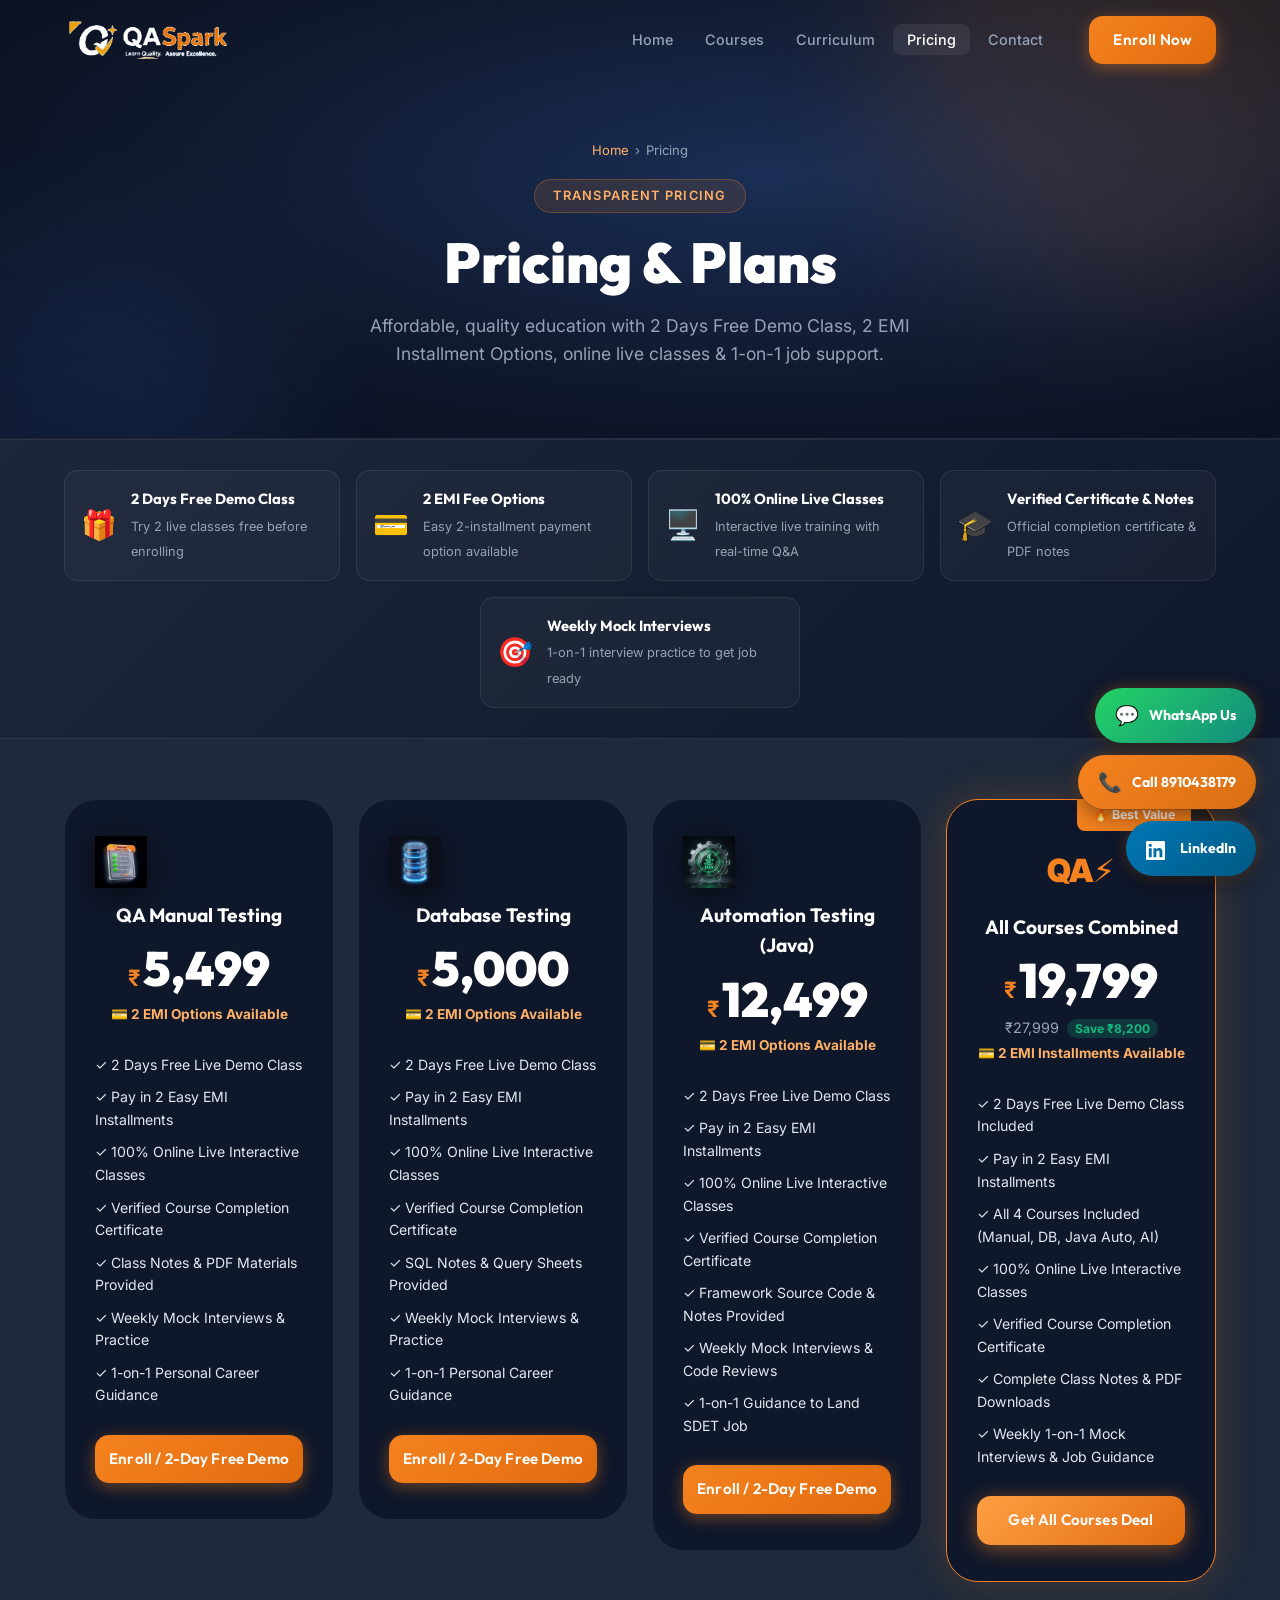
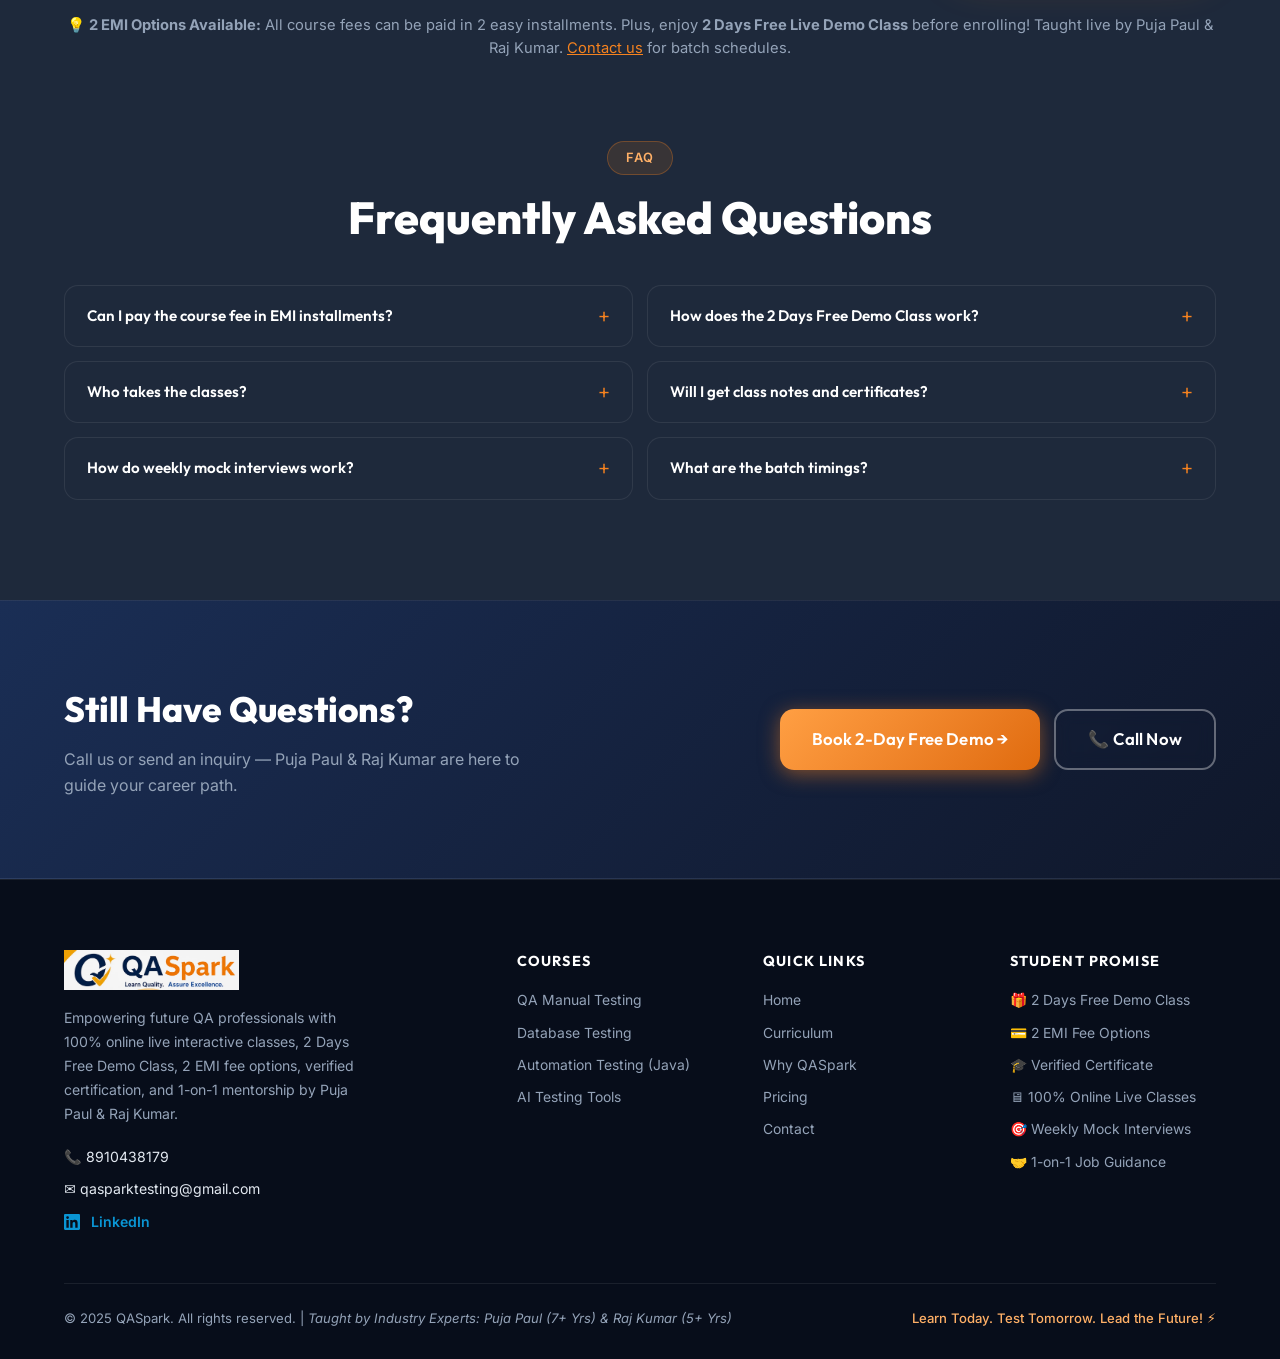
<file: pricing.html>
<!DOCTYPE html>
<html lang="en">
<head>
  <meta charset="UTF-8" />
  <meta name="viewport" content="width=device-width, initial-scale=1.0" />
  <title>Pricing & Plans | QASpark</title>
  <link rel="icon" type="image/png" href="images/favicon.png" />
  <meta name="description" content="Affordable live QA testing courses with 2 EMI fee options & 2 Days Free Demo. Notes, certificate, weekly mock interviews & 1-on-1 job support." />
  <link rel="preconnect" href="https://fonts.googleapis.com" />
  <link rel="preconnect" href="https://fonts.gstatic.com" crossorigin />
  <link href="https://fonts.googleapis.com/css2?family=Outfit:wght@300;400;500;600;700;800;900&family=Inter:wght@300;400;500;600;700&display=swap" rel="stylesheet" />
  <link rel="stylesheet" href="style.css" />
</head>
<body data-page="pricing">
  <nav class="navbar" id="navbar" role="navigation" aria-label="Main navigation">
    <div class="container nav-inner">
      <a href="index.html" class="nav-logo" aria-label="QASpark Home">
        <img src="images/qaspark_logo_white_version_transparent.png" alt="QASpark Logo" style="height: 48px; width: auto;" />
      </a>
      <ul class="nav-links" role="list" id="nav-links">
        <li><a href="index.html" class="nav-link" id="nav-home">Home</a></li>
        <li><a href="courses.html#courses-list" class="nav-link" id="nav-courses">Courses</a></li>
        <li><a href="courses.html#curriculum" class="nav-link" id="nav-curriculum">Curriculum</a></li>
        <li><a href="pricing.html" class="nav-link active" id="nav-pricing">Pricing</a></li>
        <li><a href="contact.html" class="nav-link" id="nav-contact">Contact</a></li>
      </ul>
      <a href="contact.html#contact-form" class="btn btn-primary nav-cta" id="nav-enroll-btn">Enroll Now</a>
      <button class="hamburger" id="hamburger-btn" aria-label="Toggle navigation" aria-expanded="false" aria-controls="nav-links">
        <span></span><span></span><span></span>
      </button>
    </div>
  </nav>
  <section class="page-hero" aria-label="Page header">
    <div class="page-hero-shapes" aria-hidden="true">
      <div class="ph-shape ph-shape-1"></div>
      <div class="ph-shape ph-shape-2"></div>
    </div>
    <div class="container">
      <div class="breadcrumbs" aria-label="breadcrumb"><a href="index.html">Home</a><span>&#8250;</span><span>Pricing</span></div>
      <span class="section-badge">Transparent Pricing</span>
      <h1>Pricing &amp; Plans</h1>
      <p>Affordable, quality education with 2 Days Free Demo Class, 2 EMI Installment Options, online live classes & 1-on-1 job support.</p>
    </div>
  </section>
  <!-- HIGH TRUST HIGHLIGHTS BAR -->
  <section class="trust-highlights-bar" aria-label="Key Course Benefits">
    <div class="container">
      <div class="trust-grid-bar">
        <div class="trust-bar-item">
          <div class="trust-bar-icon">&#127873;</div>
          <div class="trust-bar-text"><strong>2 Days Free Demo Class</strong><span>Try 2 live classes free before enrolling</span></div>
        </div>
        <div class="trust-bar-item">
          <div class="trust-bar-icon">&#128179;</div>
          <div class="trust-bar-text"><strong>2 EMI Fee Options</strong><span>Easy 2-installment payment option available</span></div>
        </div>
        <div class="trust-bar-item">
          <div class="trust-bar-icon">&#128421;&#65039;</div>
          <div class="trust-bar-text"><strong>100% Online Live Classes</strong><span>Interactive live training with real-time Q&amp;A</span></div>
        </div>
        <div class="trust-bar-item">
          <div class="trust-bar-icon">&#127891;</div>
          <div class="trust-bar-text"><strong>Verified Certificate &amp; Notes</strong><span>Official completion certificate &amp; PDF notes</span></div>
        </div>
        <div class="trust-bar-item">
          <div class="trust-bar-icon">&#127919;</div>
          <div class="trust-bar-text"><strong>Weekly Mock Interviews</strong><span>1-on-1 interview practice to get job ready</span></div>
        </div>
      </div>
    </div>
  </section>


  <section class="pricing-section" id="pricing-plans" aria-labelledby="pricing-h" style="padding-top:60px;">
    <div class="container">
      <div class="pricing-grid">

        <div class="pricing-card reveal" id="price-manual">
          <div class="pricing-header">
            <div class="price-icon"><img src="images/icon_manual_3d.png" alt="Manual Testing 3D" class="course-3d-icon-img" /></div>
            <h3>QA Manual Testing</h3>
            <div class="price-amount"><span class="price-currency">&#8377;</span><span class="price-num">5,499</span></div>
            <p class="price-desc" style="color:var(--orange-lt); font-weight:700;">&#128179; 2 EMI Options Available</p>
          </div>
          <ul class="price-features">
            <li>&#10003; 2 Days Free Live Demo Class</li>
            <li>&#10003; Pay in 2 Easy EMI Installments</li>
            <li>&#10003; 100% Online Live Interactive Classes</li>
            <li>&#10003; Verified Course Completion Certificate</li>
            <li>&#10003; Class Notes &amp; PDF Materials Provided</li>
            <li>&#10003; Weekly Mock Interviews &amp; Practice</li>
            <li>&#10003; 1-on-1 Personal Career Guidance</li>
          </ul>
          <a href="contact.html?course=manual" class="btn btn-primary btn-full">Enroll / 2-Day Free Demo</a>
        </div>

        <div class="pricing-card reveal" id="price-db">
          <div class="pricing-header">
            <div class="price-icon"><img src="images/icon_database_3d.png" alt="Database Testing 3D" class="course-3d-icon-img" /></div>
            <h3>Database Testing</h3>
            <div class="price-amount"><span class="price-currency">&#8377;</span><span class="price-num">5,000</span></div>
            <p class="price-desc" style="color:var(--orange-lt); font-weight:700;">&#128179; 2 EMI Options Available</p>
          </div>
          <ul class="price-features">
            <li>&#10003; 2 Days Free Live Demo Class</li>
            <li>&#10003; Pay in 2 Easy EMI Installments</li>
            <li>&#10003; 100% Online Live Interactive Classes</li>
            <li>&#10003; Verified Course Completion Certificate</li>
            <li>&#10003; SQL Notes &amp; Query Sheets Provided</li>
            <li>&#10003; Weekly Mock Interviews &amp; Practice</li>
            <li>&#10003; 1-on-1 Personal Career Guidance</li>
          </ul>
          <a href="contact.html?course=database" class="btn btn-primary btn-full">Enroll / 2-Day Free Demo</a>
        </div>

        <div class="pricing-card reveal" id="price-automation">
          <div class="pricing-header">
            <div class="price-icon"><img src="images/icon_automation_3d.png" alt="Automation 3D" class="course-3d-icon-img" /></div>
            <h3>Automation Testing (Java)</h3>
            <div class="price-amount"><span class="price-currency">&#8377;</span><span class="price-num">12,499</span></div>
            <p class="price-desc" style="color:var(--orange-lt); font-weight:700;">&#128179; 2 EMI Options Available</p>
          </div>
          <ul class="price-features">
            <li>&#10003; 2 Days Free Live Demo Class</li>
            <li>&#10003; Pay in 2 Easy EMI Installments</li>
            <li>&#10003; 100% Online Live Interactive Classes</li>
            <li>&#10003; Verified Course Completion Certificate</li>
            <li>&#10003; Framework Source Code &amp; Notes Provided</li>
            <li>&#10003; Weekly Mock Interviews &amp; Code Reviews</li>
            <li>&#10003; 1-on-1 Guidance to Land SDET Job</li>
          </ul>
          <a href="contact.html?course=automation" class="btn btn-primary btn-full">Enroll / 2-Day Free Demo</a>
        </div>

        <div class="pricing-card pricing-featured reveal" id="price-combo">
          <div class="popular-ribbon">&#128293; Best Value</div>
          <div class="pricing-header">
            <div class="price-icon"><span style="font-size:2rem; font-weight:900; color:var(--orange);">QA⚡</span></div>
            <h3>All Courses Combined</h3>
            <div class="price-amount"><span class="price-currency">&#8377;</span><span class="price-num">19,799</span></div>
            <p class="price-strike">&#8377;27,999 &nbsp;<span class="save-badge">Save &#8377;8,200</span></p>
            <p style="color:var(--orange-lt); font-weight:700; font-size:0.85rem; margin-top:4px;">&#128179; 2 EMI Installments Available</p>
          </div>
          <ul class="price-features">
            <li>&#10003; 2 Days Free Live Demo Class Included</li>
            <li>&#10003; Pay in 2 Easy EMI Installments</li>
            <li>&#10003; All 4 Courses Included (Manual, DB, Java Auto, AI)</li>
            <li>&#10003; 100% Online Live Interactive Classes</li>
            <li>&#10003; Verified Course Completion Certificate</li>
            <li>&#10003; Complete Class Notes &amp; PDF Downloads</li>
            <li>&#10003; Weekly 1-on-1 Mock Interviews &amp; Job Guidance</li>
          </ul>
          <a href="contact.html?course=combo" class="btn btn-orange btn-full">Get All Courses Deal</a>
        </div>

      </div>
      <p class="pricing-note reveal">&#128161; <strong>2 EMI Options Available:</strong> All course fees can be paid in 2 easy installments. Plus, enjoy <strong>2 Days Free Live Demo Class</strong> before enrolling! Taught live by Puja Paul &amp; Raj Kumar. <a href="contact.html">Contact us</a> for batch schedules.</p>

      <!-- FAQ -->
      <div class="faq-section reveal" id="faq" aria-labelledby="faq-h">
        <div class="section-header" style="margin-top:80px; margin-bottom:40px;">
          <span class="section-badge">FAQ</span>
          <h2 id="faq-h">Frequently Asked Questions</h2>
        </div>
        <div class="faq-grid">
          <details class="faq-item"><summary>Can I pay the course fee in EMI installments?</summary><p>Yes! All course fees can be paid in <strong>2 easy EMI installments</strong> so you don't have to pay everything upfront. Contact us for the flexible payment schedule.</p></details>
          <details class="faq-item"><summary>How does the 2 Days Free Demo Class work?</summary><p>You can attend <strong>2 full live interactive classes for 100% FREE</strong> with Puja Paul and Raj Kumar. You only pay after you are fully satisfied with the live demo training!</p></details>
          <details class="faq-item"><summary>Who takes the classes?</summary><p>Classes are conducted 100% live online by Puja Paul (7+ Years Exp in Manual, Automation & DB Testing) and Raj Kumar (5+ Years Exp in Software Testing).</p></details>
          <details class="faq-item"><summary>Will I get class notes and certificates?</summary><p>Yes! Every student gets full PDF class notes, code repositories, cheat sheets, weekly mock interview feedback, and a verified course completion certificate.</p></details>
          <details class="faq-item"><summary>How do weekly mock interviews work?</summary><p>Every week, Raj Kumar and Puja Paul conduct 1-on-1 mock interviews simulating real IT company interviews to refine your technical answers and confidence.</p></details>
          <details class="faq-item"><summary>What are the batch timings?</summary><p>We offer morning (7 AM &#8211; 9 AM), evening (7 PM &#8211; 9 PM), and weekend batches. Contact us to know the next batch start dates.</p></details>
        </div>
      </div>
    </div>
  </section>

  <!-- CTA -->
  <section class="cta-section" aria-label="Enroll CTA">
    <div class="container">
      <div class="cta-inner reveal">
        <div class="cta-text"><h2>Still Have Questions?</h2><p>Call us or send an inquiry &#8212; Puja Paul &amp; Raj Kumar are here to guide your career path.</p></div>
        <div class="cta-actions">
          <a href="contact.html" class="btn btn-orange btn-lg">Book 2-Day Free Demo &#8594;</a>
          <a href="tel:8910438179" class="btn btn-outline btn-lg">&#128222; Call Now</a>
        </div>
      </div>
    </div>
  </section>

  <footer class="footer" role="contentinfo">
    <div class="container">
      <div class="footer-grid">
        <div class="footer-brand">
          <div class="footer-logo">
            <img src="images/qaspark_3d_logo.png" alt="QASpark Logo" style="height: 40px; width: auto;" />
          </div>
          <p class="footer-desc">Empowering future QA professionals with 100% online live interactive classes, 2 Days Free Demo Class, 2 EMI fee options, verified certification, and 1-on-1 mentorship by Puja Paul &amp; Raj Kumar.</p>
          <div class="footer-contact-quick">
            <a href="tel:8910438179">&#128222; 8910438179</a>
            <a href="mailto:qasparktesting@gmail.com">&#9993;&#65039; qasparktesting@gmail.com</a>
            <a href="https://www.linkedin.com/in/qa-spark-131313427" target="_blank" rel="noopener" class="footer-linkedin"><svg xmlns="http://www.w3.org/2000/svg" width="16" height="16" viewBox="0 0 24 24" fill="currentColor" style="vertical-align:middle;margin-right:5px;"><path d="M20.447 20.452h-3.554v-5.569c0-1.328-.027-3.037-1.852-3.037-1.853 0-2.136 1.445-2.136 2.939v5.667H9.351V9h3.414v1.561h.046c.477-.9 1.637-1.85 3.37-1.85 3.601 0 4.267 2.37 4.267 5.455v6.286zM5.337 7.433a2.062 2.062 0 0 1-2.063-2.065 2.064 2.064 0 1 1 2.063 2.065zm1.782 13.019H3.555V9h3.564v11.452zM22.225 0H1.771C.792 0 0 .774 0 1.729v20.542C0 23.227.792 24 1.771 24h20.451C23.2 24 24 23.227 24 22.271V1.729C24 .774 23.2 0 22.222 0h.003z"/></svg> LinkedIn</a>
          </div>
        </div>
        <div class="footer-links-group">
          <h4>Courses</h4>
          <ul>
            <li><a href="courses.html#course-manual">QA Manual Testing</a></li>
            <li><a href="courses.html#course-database">Database Testing</a></li>
            <li><a href="courses.html#course-automation">Automation Testing (Java)</a></li>
            <li><a href="courses.html#course-ai">AI Testing Tools</a></li>
          </ul>
        </div>
        <div class="footer-links-group">
          <h4>Quick Links</h4>
          <ul>
            <li><a href="index.html">Home</a></li>
            <li><a href="courses.html#curriculum">Curriculum</a></li>
            <li><a href="index.html#why-us">Why QASpark</a></li>
            <li><a href="pricing.html">Pricing</a></li>
            <li><a href="contact.html">Contact</a></li>
          </ul>
        </div>
        <div class="footer-links-group">
          <h4>Student Promise</h4>
          <ul>
            <li>&#127873; 2 Days Free Demo Class</li>
            <li>&#128179; 2 EMI Fee Options</li>
            <li>&#127891; Verified Certificate</li>
            <li>&#128421; 100% Online Live Classes</li>
            <li>&#127919; Weekly Mock Interviews</li>
            <li>&#129309; 1-on-1 Job Guidance</li>
          </ul>
        </div>
      </div>
      <div class="footer-bottom">
        <p>&copy; 2025 QASpark. All rights reserved. | <em>Taught by Industry Experts: Puja Paul (7+ Yrs) &amp; Raj Kumar (5+ Yrs)</em></p>
        <p class="footer-tagline">Learn Today. Test Tomorrow. Lead the Future! &#9889;</p>
      </div>
    </div>
  </footer>
  <!-- FLOATING QUICK CONNECT WIDGET (USER FRIENDLY) -->
  <div class="floating-widget-group">
    <a href="https://wa.me/918910438179?text=Hi%20QASpark!%20I%20want%20to%20join%20the%202-Day%20Free%20Demo%20Class." target="_blank" rel="noopener" class="widget-btn widget-btn-whatsapp" title="Chat on WhatsApp">
      <span class="widget-icon">&#128172;</span>
      <span class="widget-label">WhatsApp Us</span>
    </a>
    <a href="tel:8910438179" class="widget-btn widget-btn-call" title="Call Us Directly">
      <span class="widget-icon">&#128222;</span>
      <span class="widget-label">Call 8910438179</span>
    </a>
    <a href="https://www.linkedin.com/in/qa-spark-131313427" target="_blank" rel="noopener" class="widget-btn widget-btn-linkedin" title="Follow us on LinkedIn">
      <span class="widget-icon"><svg xmlns="http://www.w3.org/2000/svg" width="16" height="16" viewBox="0 0 24 24" fill="currentColor" style="vertical-align:middle;margin-right:5px;"><path d="M20.447 20.452h-3.554v-5.569c0-1.328-.027-3.037-1.852-3.037-1.853 0-2.136 1.445-2.136 2.939v5.667H9.351V9h3.414v1.561h.046c.477-.9 1.637-1.85 3.37-1.85 3.601 0 4.267 2.37 4.267 5.455v6.286zM5.337 7.433a2.062 2.062 0 0 1-2.063-2.065 2.064 2.064 0 1 1 2.063 2.065zm1.782 13.019H3.555V9h3.564v11.452zM22.225 0H1.771C.792 0 0 .774 0 1.729v20.542C0 23.227.792 24 1.771 24h20.451C23.2 24 24 23.227 24 22.271V1.729C24 .774 23.2 0 22.222 0h.003z"/></svg></span>
      <span class="widget-label">LinkedIn</span>
    </a>
  </div>
  <button class="scroll-top" id="scroll-top-btn" aria-label="Scroll to top" title="Back to top">&#8593;</button>
  <script src="script.js"></script>
</body>
</html>
</file>
<file: style.css>
/* ===========================
   QASpark Institute – style.css
   =========================== */

/* ---- Design Tokens ---- */
:root {
  --navy:      #0f172a;
  --navy-mid:  #1e293b;
  --navy-light:#334155;
  --orange:    #f5821f;
  --orange-dk: #e06b0d;
  --orange-lt: #ffb067;
  --blue:      #3b82f6;
  --green:     #10b981;
  --purple:    #8b5cf6;
  --white:     #ffffff;
  --off-white: #f8fafc;
  --muted:     #94a3b8;
  --text:      #e2e8f0;
  --border:    rgba(255,255,255,0.08);

  --radius-sm: 8px;
  --radius-md: 14px;
  --radius-lg: 22px;
  --radius-xl: 32px;

  --shadow-sm:  0 2px 10px rgba(0,0,0,0.25);
  --shadow-md:  0 8px 32px rgba(0,0,0,0.35);
  --shadow-lg:  0 20px 60px rgba(0,0,0,0.45);
  --shadow-glow-orange: 0 0 32px rgba(245,130,31,0.35);
  --shadow-glow-blue:   0 0 24px rgba(59,130,246,0.3);

  --transition: 0.3s cubic-bezier(0.4,0,0.2,1);
  --font-display: 'Outfit', system-ui, sans-serif;
  --font-body:    'Inter', system-ui, sans-serif;
}

/* ---- Reset ---- */
*, *::before, *::after { box-sizing: border-box; margin: 0; padding: 0; }
html { scroll-behavior: smooth; }
body {
  font-family: var(--font-body);
  background: var(--navy);
  color: var(--text);
  overflow-x: hidden;
  line-height: 1.6;
}
img { display: block; max-width: 100%; }
a { color: inherit; text-decoration: none; }
ul { list-style: none; }
button { font-family: inherit; cursor: pointer; border: none; background: none; }
input, select, textarea { font-family: inherit; }

/* ---- Container ---- */
.container {
  max-width: 1200px;
  margin: 0 auto;
  padding: 0 24px;
}

/* ---- Buttons ---- */
.btn {
  display: inline-flex;
  align-items: center;
  justify-content: center;
  gap: 8px;
  padding: 12px 24px;
  border-radius: var(--radius-md);
  font-family: var(--font-display);
  font-weight: 600;
  font-size: 0.95rem;
  letter-spacing: 0.01em;
  transition: transform var(--transition), box-shadow var(--transition), background var(--transition);
  white-space: nowrap;
}
.btn:hover { transform: translateY(-2px); }
.btn:active { transform: translateY(0); }

.btn-primary {
  background: linear-gradient(135deg in oklch, var(--orange), var(--orange-dk));
  color: var(--white);
  box-shadow: 0 4px 16px rgba(245,130,31,0.4);
}
.btn-primary:hover { box-shadow: var(--shadow-glow-orange); }

.btn-orange {
  background: linear-gradient(135deg in oklch, #ff9f43, #e06b0d);
  color: var(--white);
  box-shadow: 0 4px 20px rgba(245,130,31,0.5);
}
.btn-orange:hover { box-shadow: 0 8px 30px rgba(245,130,31,0.6); }

.btn-outline {
  background: transparent;
  border: 2px solid rgba(255,255,255,0.35);
  color: var(--white);
  backdrop-filter: blur(8px);
}
.btn-outline:hover { border-color: var(--orange); color: var(--orange); }

.btn-lg { padding: 15px 32px; font-size: 1.05rem; }
.btn-full { width: 100%; }

/* ---- Section Headers ---- */
.section-header { text-align: center; margin-bottom: 60px; }
.section-badge {
  display: inline-block;
  background: rgba(245,130,31,0.12);
  color: var(--orange-lt);
  border: 1px solid rgba(245,130,31,0.3);
  padding: 6px 18px;
  border-radius: 99px;
  font-size: 0.8rem;
  font-weight: 600;
  letter-spacing: 0.1em;
  text-transform: uppercase;
  margin-bottom: 16px;
}
.section-header h2 {
  font-family: var(--font-display);
  font-size: clamp(2rem, 4vw, 2.8rem);
  font-weight: 800;
  color: var(--white);
  margin-bottom: 14px;
  line-height: 1.2;
}
.section-header p {
  color: var(--muted);
  font-size: 1.05rem;
  max-width: 580px;
  margin: 0 auto;
}

/* ---- Scroll Reveal ---- */
.reveal {
  opacity: 0;
  transform: translateY(30px);
  transition: opacity 0.65s ease, transform 0.65s ease;
}
.reveal.visible {
  opacity: 1;
  transform: none;
}

/* ============================
   NAVBAR
   ============================ */
.navbar {
  position: fixed;
  top: 0; left: 0; right: 0;
  z-index: 1000;
  padding: 16px 0;
  transition: background var(--transition), padding var(--transition), backdrop-filter var(--transition), box-shadow var(--transition);
}
.navbar.scrolled {
  background: rgba(15,23,42,0.9);
  backdrop-filter: blur(20px);
  -webkit-backdrop-filter: blur(20px);
  padding: 10px 0;
  box-shadow: 0 4px 32px rgba(0,0,0,0.4);
}
.nav-inner {
  display: flex;
  align-items: center;
  gap: 24px;
}
.nav-logo {
  display: flex;
  align-items: center;
  gap: 10px;
  flex-shrink: 0;
}
.logo-icon {
  display: flex;
  align-items: center;
  justify-content: center;
  width: 42px; height: 42px;
  background: linear-gradient(135deg, var(--navy-mid), var(--navy-light));
  border-radius: var(--radius-sm);
  border: 1.5px solid var(--border);
  font-size: 0.8rem;
  font-weight: 900;
  font-family: var(--font-display);
  letter-spacing: -1px;
  overflow: hidden;
}
.logo-3d-img {
  width: 100%;
  height: 100%;
  object-fit: cover;
  border-radius: var(--radius-sm);
  filter: drop-shadow(0 2px 6px rgba(245, 130, 31, 0.4));
  transition: transform 0.3s cubic-bezier(0.34, 1.56, 0.64, 1);
}
.nav-logo:hover .logo-3d-img {
  transform: scale(1.15) rotate(5deg);
}
.logo-icon.small { width: 34px; height: 34px; font-size: 0.65rem; }
.course-3d-icon-img {
  width: 52px;
  height: 52px;
  object-fit: contain;
  filter: drop-shadow(0 6px 14px rgba(0,0,0,0.5));
  transition: transform 0.4s cubic-bezier(0.34, 1.56, 0.64, 1);
}
.course-card:hover .course-3d-icon-img {
  transform: scale(1.18) translateZ(20px) rotate(-4deg);
}
.logo-text { display: flex; flex-direction: column; }
.logo-name { font-family: var(--font-display); font-size: 1.3rem; font-weight: 800; line-height: 1; }
.logo-name .qa { color: var(--white); }
.logo-name .spark { color: var(--orange); }
.logo-subtitle { font-size: 0.58rem; color: var(--muted); letter-spacing: 0.04em; }
.nav-links {
  display: flex;
  align-items: center;
  gap: 4px;
  margin-left: auto;
}
.nav-link {
  padding: 7px 14px;
  border-radius: var(--radius-sm);
  font-size: 0.9rem;
  font-weight: 500;
  color: var(--muted);
  transition: color var(--transition), background var(--transition);
}
.nav-link:hover, .nav-link.active { color: var(--white); background: rgba(255,255,255,0.07); }
.nav-cta { margin-left: 8px; }
.nav-mobile-enroll { display: none; }
.hamburger {
  display: none;
  flex-direction: column;
  gap: 5px;
  padding: 6px;
  margin-left: auto;
}
.hamburger span {
  display: block;
  width: 24px; height: 2px;
  background: var(--white);
  border-radius: 2px;
  transition: var(--transition);
}

/* ============================
   HERO
   ============================ */
.hero {
  min-height: 100vh;
  display: flex;
  flex-direction: column;
  position: relative;
  overflow: hidden;
  background: radial-gradient(ellipse at 20% 50%, #1a2e55 0%, var(--navy) 50%, #0a0f1e 100%);
  padding-top: 80px;
}
.hero-bg-shapes { position: absolute; inset: 0; pointer-events: none; }
.shape {
  position: absolute;
  border-radius: 50%;
  filter: blur(80px);
  opacity: 0.15;
}
.shape-1 {
  width: 600px; height: 600px;
  background: var(--orange);
  top: -200px; right: -150px;
  animation: floatShape 8s ease-in-out infinite;
}
.shape-2 {
  width: 400px; height: 400px;
  background: var(--blue);
  bottom: -100px; left: -100px;
  animation: floatShape 10s ease-in-out infinite reverse;
}
.shape-3 {
  width: 300px; height: 300px;
  background: var(--purple);
  top: 40%; left: 40%;
  animation: floatShape 12s ease-in-out infinite 2s;
}
@keyframes floatShape {
  0%, 100% { transform: translate(0, 0) scale(1); }
  50% { transform: translate(20px, -20px) scale(1.05); }
}

.hero-content {
  display: grid;
  grid-template-columns: 1fr 1fr;
  gap: 60px;
  align-items: center;
  padding-top: 60px;
  padding-bottom: 100px;
  flex: 1;
  position: relative;
  z-index: 1;
}
.hero-badge {
  display: inline-flex;
  align-items: center;
  gap: 8px;
  background: rgba(245,130,31,0.12);
  border: 1px solid rgba(245,130,31,0.3);
  color: var(--orange-lt);
  padding: 8px 18px;
  border-radius: 99px;
  font-size: 0.85rem;
  font-weight: 600;
  margin-bottom: 24px;
}
.badge-dot {
  width: 8px; height: 8px;
  background: var(--orange);
  border-radius: 50%;
  animation: pulse 2s infinite;
}
@keyframes pulse {
  0%, 100% { opacity: 1; transform: scale(1); }
  50% { opacity: 0.5; transform: scale(1.4); }
}

.hero-title {
  font-family: var(--font-display);
  font-size: clamp(2.5rem, 5vw, 4rem);
  font-weight: 900;
  color: var(--white);
  line-height: 1.1;
  margin-bottom: 20px;
}
.highlight-text {
  background: linear-gradient(135deg in oklch, var(--orange), #ffb067);
  -webkit-background-clip: text;
  background-clip: text;
  -webkit-text-fill-color: transparent;
}
.hero-subtitle {
  font-size: 1.1rem;
  color: var(--muted);
  margin-bottom: 24px;
  line-height: 1.7;
}
.hero-subtitle strong { color: var(--white); }
.hero-tags {
  display: flex;
  flex-wrap: wrap;
  gap: 8px;
  margin-bottom: 32px;
}
.tag {
  background: rgba(255,255,255,0.06);
  border: 1px solid var(--border);
  padding: 6px 14px;
  border-radius: 99px;
  font-size: 0.82rem;
  font-weight: 500;
  color: var(--text);
  backdrop-filter: blur(8px);
}
.hero-actions {
  display: flex;
  gap: 14px;
  flex-wrap: wrap;
  margin-bottom: 48px;
}
.hero-stats {
  display: flex;
  align-items: center;
  gap: 24px;
}
.stat-item {
  display: flex;
  flex-direction: column;
}
.stat-num {
  font-family: var(--font-display);
  font-size: 2rem;
  font-weight: 800;
  color: var(--white);
  line-height: 1;
}
.stat-plus { font-family: var(--font-display); font-size: 1.5rem; font-weight: 800; color: var(--orange); }
.stat-label { font-size: 0.78rem; color: var(--muted); margin-top: 4px; }
.stat-divider { width: 1px; height: 40px; background: var(--border); }

/* Hero Visual */
.hero-visual { display: flex; justify-content: center; align-items: center; }
.hero-card-stack {
  position: relative;
  width: 380px;
  height: 460px;
}
.floating-card {
  position: absolute;
  background: rgba(30,41,59,0.7);
  backdrop-filter: blur(16px);
  border: 1px solid var(--border);
  border-radius: var(--radius-md);
  padding: 14px 18px;
  display: flex;
  align-items: center;
  gap: 12px;
  box-shadow: var(--shadow-md);
  animation: floatCard 4s ease-in-out infinite;
}
.card-icon { font-size: 1.8rem; flex-shrink: 0; }
.card-info { display: flex; flex-direction: column; }
.card-info strong { font-family: var(--font-display); font-size: 0.9rem; color: var(--white); }
.card-info span { font-size: 0.75rem; color: var(--muted); }

/* 5-card zigzag: left → right → left → right → left */
.card-manual    { top: 20px;  left: 0;    animation-delay: 0s; }
.card-automation{ top: 100px; right: 0;   animation-delay: 1s; }
.card-db        { top: 190px; left: 20px; animation-delay: 2s; }
.card-ai        { top: 275px; right: 20px; animation-delay: 0.5s; }
.card-n8n       { top: 365px; left: 20px; animation-delay: 1.5s; border-color: rgba(234,88,12,0.35); box-shadow: 0 8px 24px rgba(234,88,12,0.15); }


@keyframes floatCard {
  0%, 100% { transform: translateY(0); }
  50% { transform: translateY(-10px); }
}

.hero-main-badge {
  position: absolute;
  top: 50%; left: 50%;
  transform: translate(-50%, -50%);
  width: 110px; height: 110px;
  background: linear-gradient(135deg, var(--orange), var(--orange-dk));
  border-radius: 50%;
  display: flex;
  align-items: center;
  justify-content: center;
  box-shadow: var(--shadow-glow-orange);
  animation: rotateBadge 6s linear infinite;
}
@keyframes rotateBadge {
  0% { box-shadow: 0 0 30px rgba(245,130,31,0.5); }
  50% { box-shadow: 0 0 60px rgba(245,130,31,0.8); }
  100% { box-shadow: 0 0 30px rgba(245,130,31,0.5); }
}
.badge-inner { text-align: center; }
.badge-check { font-size: 2rem; color: var(--white); line-height: 1; }
.badge-text strong { display: block; font-family: var(--font-display); font-size: 0.75rem; color: var(--white); font-weight: 800; }
.badge-text span { font-size: 0.6rem; color: rgba(255,255,255,0.8); }

.hero-wave { margin-top: auto; line-height: 0; }
.hero-wave svg { width: 100%; height: 80px; }

/* ============================
   COURSES SECTION
   ============================ */
.courses-section {
  background: var(--navy);
  padding: 100px 0 80px;
}
.courses-grid {
  display: grid;
  grid-template-columns: repeat(auto-fit, minmax(260px, 1fr));
  gap: 24px;
  margin-bottom: 40px;
}
.course-card {
  background: var(--navy-mid);
  border-radius: var(--radius-lg);
  border: 1px solid var(--border);
  overflow: hidden;
  transition: transform var(--transition), box-shadow var(--transition), border-color var(--transition);
  display: flex;
  flex-direction: column;
}
.course-card:hover {
  transform: translateY(-6px);
  box-shadow: var(--shadow-lg);
  border-color: rgba(245,130,31,0.3);
}
.course-card-top {
  background: linear-gradient(135deg, color-mix(in oklab, var(--card-color) 20%, var(--navy-mid)), var(--navy-mid));
  padding: 32px 24px 24px;
  position: relative;
  display: flex;
  align-items: center;
  gap: 16px;
}
.course-icon-wrap { font-size: 2.5rem; }
.course-badge-pill {
  position: absolute;
  top: 16px; right: 16px;
  background: var(--orange);
  color: var(--white);
  padding: 4px 12px;
  border-radius: 99px;
  font-size: 0.72rem;
  font-weight: 700;
}
.course-card-body {
  padding: 20px 24px 24px;
  flex: 1;
  display: flex;
  flex-direction: column;
}
.course-card-body h3 {
  font-family: var(--font-display);
  font-size: 1.2rem;
  font-weight: 700;
  color: var(--white);
  margin-bottom: 10px;
}
.course-card-body p { color: var(--muted); font-size: 0.9rem; margin-bottom: 16px; }
.course-topics {
  flex: 1;
  display: grid;
  grid-template-columns: 1fr 1fr;
  gap: 6px;
  margin-bottom: 20px;
}
.course-topics li {
  font-size: 0.78rem;
  color: var(--text);
  padding: 5px 0;
  padding-left: 12px;
  position: relative;
}
.course-topics li::before {
  content: '→';
  position: absolute;
  left: 0;
  color: var(--orange);
  font-size: 0.7rem;
}
.course-footer {
  display: flex;
  align-items: center;
  justify-content: space-between;
  border-top: 1px solid var(--border);
  padding-top: 16px;
  margin-top: auto;
}
.course-price {
  font-family: var(--font-display);
  font-size: 1.4rem;
  font-weight: 800;
  color: var(--orange);
}

/* Combo Card */
.combo-card {
  background: linear-gradient(135deg in oklch, rgba(245,130,31,0.15), rgba(59,130,246,0.1));
  border: 1px solid rgba(245,130,31,0.3);
  border-radius: var(--radius-xl);
  padding: 40px;
  display: flex;
  align-items: center;
  justify-content: space-between;
  gap: 40px;
  backdrop-filter: blur(8px);
  margin-top: 16px;
}
.combo-tag {
  display: inline-block;
  background: var(--orange);
  color: var(--white);
  padding: 5px 14px;
  border-radius: 99px;
  font-size: 0.8rem;
  font-weight: 700;
  margin-bottom: 12px;
}
.combo-left h3 {
  font-family: var(--font-display);
  font-size: 1.6rem;
  font-weight: 800;
  color: var(--white);
  margin-bottom: 10px;
}
.combo-left p { color: var(--muted); margin-bottom: 16px; }
.combo-features { display: flex; flex-direction: column; gap: 6px; }
.combo-features li { font-size: 0.9rem; color: var(--text); }
.combo-right { text-align: center; flex-shrink: 0; }
.combo-price-block { display: flex; flex-direction: column; align-items: center; margin-bottom: 20px; }
.combo-original { font-size: 1rem; color: var(--muted); text-decoration: line-through; }
.combo-price {
  font-family: var(--font-display);
  font-size: 3rem;
  font-weight: 900;
  color: var(--orange);
  line-height: 1;
}
.combo-save {
  background: rgba(16,185,129,0.2);
  color: var(--green);
  padding: 4px 12px;
  border-radius: 99px;
  font-size: 0.8rem;
  font-weight: 700;
  margin-top: 6px;
}

/* ============================
   CURRICULUM SECTION
   ============================ */
.curriculum-section {
  background: var(--navy-mid);
  padding: 100px 0;
}
.curriculum-tabs {
  display: flex;
  gap: 8px;
  justify-content: center;
  flex-wrap: wrap;
  margin-bottom: 48px;
}
.tab-btn {
  padding: 10px 22px;
  border-radius: var(--radius-md);
  font-size: 0.9rem;
  font-weight: 600;
  color: var(--muted);
  background: rgba(255,255,255,0.04);
  border: 1px solid var(--border);
  transition: all var(--transition);
}
.tab-btn:hover { color: var(--white); background: rgba(255,255,255,0.08); }
.tab-btn.active {
  background: linear-gradient(135deg, var(--orange), var(--orange-dk));
  color: var(--white);
  border-color: transparent;
  box-shadow: var(--shadow-glow-orange);
}
.tab-panel { display: none; }
.tab-panel.active { display: block; }
.curriculum-grid {
  display: grid;
  grid-template-columns: repeat(auto-fit, minmax(300px, 1fr));
  gap: 20px;
}
.curriculum-module {
  display: flex;
  gap: 20px;
  background: rgba(255,255,255,0.03);
  border: 1px solid var(--border);
  border-radius: var(--radius-md);
  padding: 24px;
  transition: border-color var(--transition), transform var(--transition);
}
.curriculum-module:hover { border-color: rgba(245,130,31,0.3); transform: translateX(4px); }
.module-num {
  font-family: var(--font-display);
  font-size: 2rem;
  font-weight: 900;
  color: rgba(245,130,31,0.25);
  line-height: 1;
  flex-shrink: 0;
  width: 40px;
}
.module-content h4 {
  font-family: var(--font-display);
  font-size: 1rem;
  font-weight: 700;
  color: var(--white);
  margin-bottom: 6px;
}
.module-content p { font-size: 0.85rem; color: var(--muted); }

/* ============================
   WHY US SECTION
   ============================ */
.why-us-section {
  background: var(--navy);
  padding: 100px 0;
}
.features-grid {
  display: grid;
  grid-template-columns: repeat(auto-fit, minmax(240px, 1fr));
  gap: 24px;
}
.feature-card {
  background: var(--navy-mid);
  border: 1px solid var(--border);
  border-radius: var(--radius-lg);
  padding: 32px 24px;
  text-align: center;
  transition: transform var(--transition), box-shadow var(--transition), border-color var(--transition);
}
.feature-card:hover {
  transform: translateY(-5px);
  box-shadow: var(--shadow-md);
  border-color: rgba(245,130,31,0.25);
}
.feature-icon { font-size: 2.5rem; margin-bottom: 16px; display: block; }
.feature-card h3 {
  font-family: var(--font-display);
  font-size: 1.05rem;
  font-weight: 700;
  color: var(--white);
  margin-bottom: 10px;
}
.feature-card p { font-size: 0.87rem; color: var(--muted); line-height: 1.6; }

/* ============================
   PROJECTS STRIP
   ============================ */
.projects-strip {
  background: linear-gradient(135deg in oklch, #1a2e55, #0f172a);
  border-top: 1px solid var(--border);
  border-bottom: 1px solid var(--border);
  padding: 60px 0;
}
.strip-inner {
  display: flex;
  align-items: center;
  gap: 48px;
  flex-wrap: wrap;
}
.strip-text { flex-shrink: 0; }
.strip-text h3 {
  font-family: var(--font-display);
  font-size: 1.4rem;
  font-weight: 800;
  color: var(--white);
  margin-bottom: 6px;
}
.strip-text p { color: var(--muted); font-size: 0.9rem; }
.projects-list {
  display: flex;
  flex-wrap: wrap;
  gap: 10px;
  flex: 1;
}
.project-pill {
  background: rgba(255,255,255,0.06);
  border: 1px solid var(--border);
  padding: 8px 16px;
  border-radius: 99px;
  font-size: 0.85rem;
  color: var(--text);
  font-weight: 500;
  transition: background var(--transition), border-color var(--transition);
}
.project-pill:hover { background: rgba(245,130,31,0.15); border-color: rgba(245,130,31,0.4); color: var(--white); }

/* ============================
   PRICING SECTION
   ============================ */
.pricing-section {
  background: var(--navy-mid);
  padding: 100px 0;
}
.pricing-grid {
  display: grid;
  grid-template-columns: repeat(auto-fit, minmax(240px, 1fr));
  gap: 24px;
  align-items: start;
  margin-bottom: 32px;
}
.pricing-card {
  background: var(--navy);
  border: 1px solid var(--border);
  border-radius: var(--radius-xl);
  padding: 36px 30px;
  position: relative;
  transition: transform var(--transition), box-shadow var(--transition);
}
.pricing-card:hover { transform: translateY(-5px); box-shadow: var(--shadow-md); }
.pricing-featured {
  border-color: var(--orange);
  box-shadow: 0 0 40px rgba(245,130,31,0.2);
  transform: scale(1.03);
}
.pricing-featured:hover { transform: scale(1.03) translateY(-5px); }
.popular-ribbon {
  position: absolute;
  top: -1px; right: 24px;
  background: var(--orange);
  color: var(--white);
  padding: 6px 16px;
  border-radius: 0 0 var(--radius-sm) var(--radius-sm);
  font-size: 0.78rem;
  font-weight: 700;
}
.pricing-header { text-align: center; margin-bottom: 28px; }
.price-icon { font-size: 2.5rem; margin-bottom: 12px; }
.pricing-header h3 {
  font-family: var(--font-display);
  font-size: 1.2rem;
  font-weight: 700;
  color: var(--white);
  margin-bottom: 14px;
}
.price-amount {
  display: inline-flex;
  align-items: baseline;
  gap: 2px;
  margin-bottom: 8px;
}
.price-currency { font-size: 1.4rem; color: var(--orange); font-weight: 700; }
.price-num {
  font-family: var(--font-display);
  font-size: 3rem;
  font-weight: 900;
  color: var(--white);
  line-height: 1;
}
.price-desc { font-size: 0.85rem; color: var(--muted); }
.price-strike { font-size: 0.9rem; color: var(--muted); }
.price-strike s, .price-strike del { color: var(--muted); }
.save-badge {
  background: rgba(16,185,129,0.2);
  color: var(--green);
  padding: 2px 8px;
  border-radius: 99px;
  font-size: 0.75rem;
  font-weight: 700;
}
.price-features { display: flex; flex-direction: column; gap: 10px; margin-bottom: 28px; }
.price-features li { font-size: 0.88rem; color: var(--text); }
.pricing-note { text-align: center; color: var(--muted); font-size: 0.92rem; }
.pricing-note a { color: var(--orange); text-decoration: underline; }

/* ============================
   TESTIMONIALS
   ============================ */
.testimonials-section {
  background: var(--navy);
  padding: 100px 0;
}
.testimonials-grid {
  display: grid;
  grid-template-columns: repeat(auto-fit, minmax(280px, 1fr));
  gap: 24px;
}
.testimonial-card {
  background: var(--navy-mid);
  border: 1px solid var(--border);
  border-radius: var(--radius-lg);
  padding: 32px;
  transition: transform var(--transition), box-shadow var(--transition);
}
.testimonial-card:hover { transform: translateY(-4px); box-shadow: var(--shadow-md); }
.testimonial-stars { color: #fbbf24; font-size: 1.1rem; margin-bottom: 16px; }
.testimonial-card blockquote p { color: var(--text); font-size: 0.95rem; line-height: 1.7; margin-bottom: 20px; font-style: italic; }
.testimonial-author { display: flex; align-items: center; gap: 12px; }
.author-avatar {
  width: 44px; height: 44px;
  background: linear-gradient(135deg, var(--orange), var(--orange-dk));
  border-radius: 50%;
  display: flex;
  align-items: center;
  justify-content: center;
  font-family: var(--font-display);
  font-weight: 800;
  font-size: 1rem;
  color: var(--white);
  flex-shrink: 0;
}
.author-info { display: flex; flex-direction: column; }
.author-info strong { font-size: 0.9rem; color: var(--white); font-weight: 600; }
.author-info span { font-size: 0.78rem; color: var(--muted); }

/* ============================
   CONTACT SECTION
   ============================ */
.contact-section {
  background: var(--navy-mid);
  padding: 100px 0;
}
.contact-grid {
  display: grid;
  grid-template-columns: 1fr 1.5fr;
  gap: 48px;
  align-items: start;
}
.contact-info h3 {
  font-family: var(--font-display);
  font-size: 1.5rem;
  font-weight: 700;
  color: var(--white);
  margin-bottom: 28px;
}
.contact-items { display: flex; flex-direction: column; gap: 16px; margin-bottom: 32px; }
.contact-item {
  display: flex;
  align-items: center;
  gap: 16px;
  background: rgba(255,255,255,0.04);
  border: 1px solid var(--border);
  border-radius: var(--radius-md);
  padding: 16px 20px;
  transition: border-color var(--transition), background var(--transition);
}
a.contact-item:hover { border-color: rgba(245,130,31,0.4); background: rgba(245,130,31,0.06); }
.contact-item-icon { font-size: 1.5rem; flex-shrink: 0; }
.contact-item-text { display: flex; flex-direction: column; }
.contact-item-text strong { font-size: 0.85rem; color: var(--white); font-weight: 600; }
.contact-item-text span { font-size: 0.88rem; color: var(--muted); }
.contact-tagline {
  background: linear-gradient(135deg, rgba(245,130,31,0.1), rgba(59,130,246,0.08));
  border: 1px solid rgba(245,130,31,0.2);
  border-radius: var(--radius-md);
  padding: 20px;
}
.contact-tagline p { color: var(--orange-lt); font-size: 1rem; text-align: center; }

/* Contact Form */
.contact-form {
  background: var(--navy);
  border: 1px solid var(--border);
  border-radius: var(--radius-xl);
  padding: 40px;
}
.contact-form h3 {
  font-family: var(--font-display);
  font-size: 1.4rem;
  font-weight: 700;
  color: var(--white);
  margin-bottom: 24px;
}
.form-group { display: flex; flex-direction: column; gap: 6px; margin-bottom: 18px; }
.form-group label { font-size: 0.85rem; font-weight: 600; color: var(--text); }
.form-row { display: grid; grid-template-columns: 1fr 1fr; gap: 16px; }
.form-group input,
.form-group select,
.form-group textarea {
  background: rgba(255,255,255,0.05);
  border: 1px solid var(--border);
  border-radius: var(--radius-sm);
  padding: 12px 14px;
  color: var(--white);
  font-size: 0.9rem;
  transition: border-color var(--transition), box-shadow var(--transition);
  outline: none;
  width: 100%;
}
.form-group input::placeholder,
.form-group textarea::placeholder { color: rgba(148,163,184,0.6); }
.form-group input:focus,
.form-group select:focus,
.form-group textarea:focus {
  border-color: var(--orange);
  box-shadow: 0 0 0 3px rgba(245,130,31,0.15);
}
.form-group select { appearance: none; cursor: pointer; }
.form-group select option { background: var(--navy-mid); color: var(--white); }
.form-group textarea { resize: vertical; min-height: 100px; }
.form-note { text-align: center; color: var(--muted); font-size: 0.8rem; margin-top: 12px; }

/* ---- Field Validation States ---- */
.form-group input.field-error,
.form-group select.field-error,
.form-group textarea.field-error {
  border-color: #f87171;
  box-shadow: 0 0 0 3px rgba(248, 113, 113, 0.18);
}
.field-error-msg {
  display: block;
  color: #f87171;
  font-size: 0.78rem;
  margin-top: 5px;
  font-weight: 500;
  animation: fadeInDown 0.2s ease;
}
@keyframes fadeInDown {
  from { opacity: 0; transform: translateY(-4px); }
  to   { opacity: 1; transform: none; }
}
.form-group input:valid:not(:placeholder-shown):not(.field-error),
.form-group textarea:valid:not(:placeholder-shown):not(.field-error) {
  border-color: rgba(16, 185, 129, 0.5);
}
.form-success {
  background: rgba(16,185,129,0.1);
  border: 1px solid rgba(16,185,129,0.3);
  border-radius: var(--radius-md);
  padding: 20px;
  text-align: center;
  color: var(--green);
  margin-top: 16px;
  display: flex;
  flex-direction: column;
  align-items: center;
  gap: 8px;
}
.form-success[hidden] { display: none; }
.success-icon { font-size: 2rem; }

/* ============================
   FOOTER
   ============================ */
.footer {
  background: #070d1a;
  border-top: 1px solid var(--border);
  padding: 70px 0 30px;
}
.footer-grid {
  display: grid;
  grid-template-columns: 2fr 1fr 1fr 1fr;
  gap: 40px;
  margin-bottom: 50px;
}
.footer-brand .footer-logo {
  display: flex;
  align-items: center;
  gap: 10px;
  margin-bottom: 16px;
}
.footer-desc { font-size: 0.88rem; color: var(--muted); line-height: 1.7; margin-bottom: 20px; max-width: 300px; }
.footer-contact-quick { display: flex; flex-direction: column; gap: 10px; }
.footer-contact-quick a { color: var(--text); font-size: 0.88rem; transition: color var(--transition); }
.footer-contact-quick a:hover { color: var(--orange); }
.footer-links-group h4 {
  font-family: var(--font-display);
  font-size: 0.9rem;
  font-weight: 700;
  color: var(--white);
  margin-bottom: 16px;
  text-transform: uppercase;
  letter-spacing: 0.08em;
}
.footer-links-group ul { display: flex; flex-direction: column; gap: 10px; }
.footer-links-group li { font-size: 0.87rem; color: var(--muted); }
.footer-links-group a:hover { color: var(--orange); }
.footer-links-group a { transition: color var(--transition); }
.footer-bottom {
  border-top: 1px solid var(--border);
  padding-top: 24px;
  display: flex;
  justify-content: space-between;
  align-items: center;
  flex-wrap: wrap;
  gap: 10px;
}
.footer-bottom p { font-size: 0.82rem; color: var(--muted); }
.footer-tagline { color: var(--orange-lt) !important; font-weight: 500; }

/* ============================
   SCROLL TO TOP
   ============================ */
.scroll-top {
  position: fixed;
  bottom: 24px; left: 24px;
  width: 48px; height: 48px;
  background: linear-gradient(135deg, var(--orange), var(--orange-dk));
  color: var(--white);
  border: 1px solid rgba(255, 255, 255, 0.2);
  border-radius: 50%;
  font-size: 1.2rem;
  font-weight: 700;
  display: flex;
  align-items: center;
  justify-content: center;
  box-shadow: 0 10px 25px -5px rgba(0, 0, 0, 0.5), 0 0 15px rgba(245, 130, 31, 0.4);
  z-index: 1000;
  opacity: 0;
  transform: translateY(10px);
  transition: opacity var(--transition), transform var(--transition), box-shadow var(--transition);
  pointer-events: none;
}
.scroll-top.visible {
  opacity: 1;
  transform: none;
  pointer-events: auto;
}
.scroll-top:hover { box-shadow: var(--shadow-glow-orange); }

/* ============================
   RESPONSIVE
   ============================ */
@media (max-width: 1024px) {
  .footer-grid { grid-template-columns: 1fr 1fr; }
  .contact-grid { grid-template-columns: 1fr; }
}

@media (max-width: 768px) {
  .nav-links { display: none; flex-direction: column; position: absolute; top: 72px; left: 0; right: 0; background: rgba(15,23,42,0.98); backdrop-filter: blur(20px); padding: 20px; gap: 4px; border-bottom: 1px solid var(--border); }
  .nav-links.open { display: flex; }
  .nav-cta { display: none; }
  .nav-mobile-enroll { display: block; }
  .hamburger { display: flex; }
  .navbar { padding: 12px 0; }

  .hero-content { grid-template-columns: 1fr; text-align: center; }
  .hero-visual { display: none; }
  .hero-stats { justify-content: center; flex-wrap: wrap; gap: 16px; }
  .stat-divider { display: none; }
  .hero-actions { justify-content: center; flex-direction: column; align-items: stretch; }
  .hero-actions .btn { width: 100%; text-align: center; justify-content: center; }
  .hero-tags { justify-content: center; flex-wrap: wrap; }
  .hero-badge { justify-content: center; }

  .courses-grid { grid-template-columns: 1fr; }
  .combo-card { flex-direction: column; text-align: center; padding: 28px 20px; }
  .combo-features li { text-align: left; }
  .features-grid { grid-template-columns: 1fr 1fr; }
  .pricing-grid { grid-template-columns: 1fr; }
  .pricing-featured { transform: none; }
  .testimonials-grid { grid-template-columns: 1fr; }
  .footer-grid { grid-template-columns: 1fr 1fr; }
  .footer-brand { grid-column: span 2; }
  .form-row { grid-template-columns: 1fr; }
  .strip-inner { flex-direction: column; text-align: center; }
  .footer-bottom { flex-direction: column; text-align: center; }
  
  .curriculum-tabs { overflow-x: auto; flex-wrap: nowrap; justify-content: flex-start; padding-bottom: 8px; -webkit-overflow-scrolling: touch; }
  .tab-btn { flex-shrink: 0; }
}

@media (max-width: 480px) {
  .container { padding: 0 16px; }
  .features-grid { grid-template-columns: 1fr; }
  .footer-grid { grid-template-columns: 1fr; }
  .footer-brand { grid-column: span 1; }
  .hero-title { font-size: 2.0rem; line-height: 1.2; }
  .hero-subtitle { font-size: 0.95rem; }
  .contact-form { padding: 20px 16px; }
  .combo-price { font-size: 2.4rem; }
  .course-filter-bar { gap: 6px; overflow-x: auto; flex-wrap: nowrap; justify-content: flex-start; padding-bottom: 6px; -webkit-overflow-scrolling: touch; }
  .filter-btn { padding: 6px 14px; font-size: 0.8rem; flex-shrink: 0; }
  .page-hero h1 { font-size: 2.0rem; }
  .page-hero { padding: 110px 0 50px; }
  .faq-grid { grid-template-columns: 1fr; }
  .cta-actions { flex-direction: column; width: 100%; }
  .cta-actions .btn { width: 100%; text-align: center; justify-content: center; }
}

@media (max-width: 360px) {
  .hero-title { font-size: 1.75rem; }
  .btn-lg { padding: 12px 20px; font-size: 0.9rem; }
  .section-header h2 { font-size: 1.6rem; }
  .combo-card { padding: 20px 14px; }
  .nav-logo img { height: 38px !important; }
  .container { padding: 0 12px; }
}

/* ---- Reduced Motion ---- */
@media (prefers-reduced-motion: reduce) {
  .shape, .floating-card, .hero-main-badge, .badge-dot { animation: none; }
  .reveal { transition: opacity 0.3s ease; transform: none; }
}

/* ============================
   PAGE HERO (inner pages)
   ============================ */
.page-hero {
  padding: 140px 0 70px;
  text-align: center;
  position: relative;
  overflow: hidden;
  background: radial-gradient(ellipse at 60% 40%, #1a2e55 0%, var(--navy) 60%, #0a0f1e 100%);
  border-bottom: 1px solid var(--border);
}
.page-hero-shapes { position: absolute; inset: 0; pointer-events: none; }
.ph-shape {
  position: absolute;
  border-radius: 50%;
  filter: blur(70px);
  opacity: 0.12;
}
.ph-shape-1 {
  width: 500px; height: 500px;
  background: var(--orange);
  top: -200px; right: -100px;
}
.ph-shape-2 {
  width: 350px; height: 350px;
  background: var(--blue);
  bottom: -150px; left: -80px;
}
.page-hero .section-badge { margin-bottom: 18px; display: inline-block; }
.page-hero h1 {
  font-family: var(--font-display);
  font-size: clamp(2.2rem, 5vw, 3.5rem);
  font-weight: 900;
  color: var(--white);
  margin-bottom: 16px;
  line-height: 1.15;
}
.page-hero p {
  color: var(--muted);
  font-size: 1.1rem;
  max-width: 600px;
  margin: 0 auto;
}

/* Breadcrumbs */
.breadcrumbs {
  display: flex;
  align-items: center;
  justify-content: center;
  gap: 6px;
  margin-bottom: 18px;
  font-size: 0.82rem;
  color: var(--muted);
}
.breadcrumbs a { color: var(--orange-lt); transition: color var(--transition); }
.breadcrumbs a:hover { color: var(--orange); }
.breadcrumbs span { color: var(--muted); }

/* ============================
   CTA SECTION
   ============================ */
.cta-section {
  padding: 80px 0;
  background: linear-gradient(135deg in oklch, #1a2e55, #0f172a);
  border-top: 1px solid var(--border);
  border-bottom: 1px solid var(--border);
}
.cta-inner {
  display: flex;
  align-items: center;
  justify-content: space-between;
  gap: 40px;
  flex-wrap: wrap;
}
.cta-text h2 {
  font-family: var(--font-display);
  font-size: clamp(1.6rem, 3vw, 2.2rem);
  font-weight: 800;
  color: var(--white);
  margin-bottom: 10px;
}
.cta-text p { color: var(--muted); font-size: 1rem; max-width: 480px; }
.cta-actions { display: flex; gap: 14px; flex-wrap: wrap; flex-shrink: 0; }

@media (max-width: 768px) {
  .cta-inner { flex-direction: column; text-align: center; }
  .cta-actions { justify-content: center; }
}

/* ============================
   FAQ SECTION
   ============================ */
.faq-grid {
  display: grid;
  grid-template-columns: repeat(auto-fit, minmax(440px, 1fr));
  gap: 14px;
}
.faq-item {
  background: var(--navy-mid);
  border: 1px solid var(--border);
  border-radius: var(--radius-md);
  overflow: hidden;
  transition: border-color var(--transition);
}
.faq-item:hover { border-color: rgba(245,130,31,0.3); }
.faq-item summary {
  padding: 18px 22px;
  font-family: var(--font-display);
  font-size: 0.95rem;
  font-weight: 600;
  color: var(--white);
  cursor: pointer;
  list-style: none;
  display: flex;
  justify-content: space-between;
  align-items: center;
  transition: color var(--transition);
  user-select: none;
}
.faq-item summary::-webkit-details-marker { display: none; }
.faq-item summary::after {
  content: '+';
  color: var(--orange);
  font-size: 1.4rem;
  font-weight: 300;
  line-height: 1;
  transition: transform var(--transition);
  flex-shrink: 0;
}
.faq-item[open] summary::after { transform: rotate(45deg); }
.faq-item[open] summary { color: var(--orange-lt); }
.faq-item p {
  padding: 0 22px 18px;
  color: var(--muted);
  font-size: 0.9rem;
  line-height: 1.7;
  border-top: 1px solid var(--border);
  margin-top: 0;
  padding-top: 14px;
}

@media (max-width: 768px) {
  .faq-grid { grid-template-columns: 1fr; }
}

/* ---- Utility ---- */
.text-center { text-align: center; }

/* ============================
   USER-FRIENDLY FLOATING WIDGET
   ============================ */
.floating-widget-group {
  position: fixed;
  bottom: 24px;
  right: 24px;
  z-index: 999;
  display: flex;
  flex-direction: column;
  gap: 12px;
  align-items: flex-end;
}
.widget-btn {
  display: flex;
  align-items: center;
  gap: 10px;
  padding: 12px 20px;
  border-radius: 99px;
  font-family: var(--font-display);
  font-size: 0.88rem;
  font-weight: 700;
  color: #fff;
  text-decoration: none;
  box-shadow: 0 10px 25px -5px rgba(0, 0, 0, 0.5), 0 0 15px rgba(245, 130, 31, 0.3);
  transition: transform 0.3s cubic-bezier(0.34, 1.56, 0.64, 1), box-shadow 0.3s ease;
  backdrop-filter: blur(12px);
}
.widget-btn-whatsapp {
  background: linear-gradient(135deg, #25d366, #128c7e);
}
.widget-btn-call {
  background: linear-gradient(135deg, #f5821f, #d96f12);
}
.widget-btn-linkedin {
  background: linear-gradient(135deg, #0077b5, #005983);
}
.widget-btn-linkedin .widget-icon svg {
  width: 1.2rem;
  height: 1.2rem;
}
.widget-btn:hover {
  transform: translateY(-4px) scale(1.06);
  box-shadow: 0 15px 30px -5px rgba(0, 0, 0, 0.6), 0 0 25px rgba(37, 211, 102, 0.5);
  color: #fff;
}
.widget-btn-linkedin:hover {
  box-shadow: 0 15px 30px -5px rgba(0, 0, 0, 0.6), 0 0 25px rgba(0, 119, 181, 0.55);
}
.widget-icon { font-size: 1.2rem; }

/* Footer LinkedIn link */
.footer-linkedin {
  display: inline-flex;
  align-items: center;
  gap: 6px;
  color: #0a95d4 !important;
  font-weight: 600;
  font-size: 0.88rem;
  transition: color var(--transition), opacity var(--transition);
}
.footer-linkedin:hover {
  color: #38bdf8 !important;
  opacity: 0.9;
}

/* Course Filter & Search Bar */
.course-filter-bar {
  display: flex;
  justify-content: center;
  align-items: center;
  gap: 10px;
  flex-wrap: wrap;
  margin-bottom: 40px;
}
.filter-btn {
  background: rgba(255, 255, 255, 0.05);
  border: 1px solid var(--border);
  color: var(--muted);
  padding: 8px 18px;
  border-radius: 99px;
  font-size: 0.85rem;
  font-weight: 600;
  cursor: pointer;
  transition: all var(--transition);
}
.filter-btn:hover, .filter-btn.active {
  background: var(--orange);
  color: var(--white);
  border-color: var(--orange);
  box-shadow: 0 4px 14px rgba(245, 130, 31, 0.35);
}

@media (max-width: 600px) {
  .floating-widget-group { bottom: 16px; right: 16px; }
  .scroll-top { bottom: 16px; left: 16px; width: 44px; height: 44px; }
  .widget-btn span.widget-label { display: none; }
  .widget-btn { padding: 12px; border-radius: 50%; width: 48px; height: 48px; justify-content: center; }
}

/* ============================
   REAL-WORLD PROJECTS GRID
   ============================ */
.projects-section-full {
  padding: 80px 0;
  background: linear-gradient(180deg, #0a1628 0%, #0f172a 60%, #111827 100%);
  border-bottom: 1px solid var(--border);
}
.projects-grid {
  display: grid;
  grid-template-columns: repeat(4, 1fr);
  gap: 18px;
  margin-top: 44px;
  width: 100%;
}
.project-card-btn {
  background: linear-gradient(145deg, rgba(30,41,59,0.9), rgba(15,23,42,0.95));
  border: 1.5px solid rgba(255,255,255,0.07);
  border-radius: 16px;
  padding: 28px 16px 18px;
  cursor: pointer;
  display: flex;
  flex-direction: column;
  align-items: center;
  gap: 10px;
  text-align: center;
  transition: transform 0.28s ease, border-color 0.28s ease, box-shadow 0.28s ease, background 0.28s ease;
  position: relative;
  width: 100%;
  min-height: 160px;
}
.project-card-btn:hover {
  transform: translateY(-8px);
  border-color: var(--orange);
  background: linear-gradient(145deg, rgba(245,130,31,0.08), rgba(15,23,42,0.98));
  box-shadow: 0 16px 40px rgba(245, 130, 31, 0.22), 0 0 0 1px rgba(245,130,31,0.25);
}
.project-card-btn:focus-visible {
  outline: 2px solid var(--orange);
  outline-offset: 3px;
}
.project-card-icon {
  font-size: 2.6rem;
  line-height: 1;
  filter: drop-shadow(0 4px 8px rgba(0,0,0,0.4));
}
.project-card-name {
  font-family: var(--font-display);
  font-size: 0.9rem;
  font-weight: 700;
  color: var(--white);
  line-height: 1.3;
}
.project-card-tag {
  font-size: 0.68rem;
  font-weight: 700;
  color: var(--orange-lt);
  background: rgba(245, 130, 31, 0.12);
  border: 1px solid rgba(245, 130, 31, 0.25);
  border-radius: 99px;
  padding: 3px 10px;
  letter-spacing: 0.5px;
  text-transform: uppercase;
}
.project-card-hint {
  font-size: 0.7rem;
  color: rgba(255,255,255,0.3);
  font-style: italic;
  opacity: 0;
  transition: opacity 0.2s ease;
  position: absolute;
  bottom: 10px;
  left: 0;
  right: 0;
  text-align: center;
}
.project-card-btn:hover .project-card-hint {
  opacity: 1;
  color: var(--orange-lt);
}

/* ============================
   PROJECT MODAL
   ============================ */
.project-modal-overlay {
  position: fixed;
  inset: 0;
  background: rgba(0, 0, 0, 0.8);
  backdrop-filter: blur(10px);
  -webkit-backdrop-filter: blur(10px);
  z-index: 9999;
  display: flex;
  align-items: center;
  justify-content: center;
  padding: 16px;
  animation: modalFadeIn 0.2s ease;
  overflow-y: auto;
}
.project-modal-overlay[hidden] { display: none !important; }
@keyframes modalFadeIn {
  from { opacity: 0; }
  to { opacity: 1; }
}
.project-modal-box {
  background: linear-gradient(160deg, #1a2744, #0f172a 60%);
  border: 1px solid rgba(245, 130, 31, 0.35);
  border-radius: 20px;
  padding: 36px 32px 28px;
  max-width: 560px;
  width: 100%;
  position: relative;
  box-shadow: 0 30px 80px rgba(0,0,0,0.7), 0 0 0 1px rgba(245,130,31,0.08);
  animation: modalSlideUp 0.32s cubic-bezier(0.34, 1.56, 0.64, 1);
  margin: auto;
}
@keyframes modalSlideUp {
  from { transform: translateY(40px) scale(0.93); opacity: 0; }
  to { transform: translateY(0) scale(1); opacity: 1; }
}
.modal-close-btn {
  position: absolute;
  top: 14px; right: 14px;
  background: rgba(255,255,255,0.06);
  border: 1px solid rgba(255,255,255,0.1);
  color: rgba(255,255,255,0.6);
  width: 36px; height: 36px;
  border-radius: 50%;
  font-size: 1.4rem;
  line-height: 1;
  cursor: pointer;
  transition: all 0.2s ease;
  display: flex;
  align-items: center;
  justify-content: center;
}
.modal-close-btn:hover {
  background: var(--orange);
  color: #fff;
  border-color: var(--orange);
  transform: rotate(90deg);
}
.modal-header-row {
  display: flex;
  align-items: center;
  gap: 16px;
  margin-bottom: 4px;
}
.modal-icon {
  font-size: 3.2rem;
  line-height: 1;
  flex-shrink: 0;
  filter: drop-shadow(0 6px 14px rgba(0,0,0,0.5));
}
.modal-header-text {
  text-align: left;
}
.modal-header-text h3 {
  font-family: var(--font-display);
  font-size: 1.45rem;
  font-weight: 800;
  color: var(--white);
  margin: 0;
  line-height: 1.2;
}
.modal-category {
  font-size: 0.75rem;
  font-weight: 700;
  color: var(--orange);
  text-transform: uppercase;
  letter-spacing: 1px;
  margin-bottom: 4px;
}
.modal-divider {
  height: 1px;
  background: linear-gradient(90deg, transparent, rgba(245,130,31,0.4), transparent);
  margin: 16px 0;
}
.modal-section {
  margin-bottom: 16px;
  text-align: left;
}
.modal-section-title {
  font-family: var(--font-display);
  font-size: 0.85rem;
  font-weight: 700;
  color: rgba(255,255,255,0.85);
  text-transform: uppercase;
  letter-spacing: 0.8px;
  margin-bottom: 8px;
}
.modal-desc {
  color: var(--muted);
  font-size: 0.88rem;
  line-height: 1.75;
  margin: 0;
}
.modal-learn-list {
  list-style: none;
  padding: 0;
  margin: 0;
  display: grid;
  grid-template-columns: 1fr 1fr;
  gap: 6px;
}
.modal-learn-list li {
  color: rgba(255,255,255,0.75);
  font-size: 0.83rem;
  padding: 5px 10px;
  background: rgba(255,255,255,0.04);
  border: 1px solid rgba(255,255,255,0.06);
  border-radius: 8px;
  display: flex;
  align-items: center;
  gap: 6px;
}
.modal-learn-list li::before {
  content: '→';
  color: var(--orange);
  font-weight: 700;
  flex-shrink: 0;
}
.modal-skills {
  display: flex;
  flex-wrap: wrap;
  gap: 8px;
}
.modal-skills span {
  background: rgba(245, 130, 31, 0.1);
  border: 1px solid rgba(245, 130, 31, 0.3);
  color: var(--orange-lt);
  padding: 5px 12px;
  border-radius: 99px;
  font-size: 0.78rem;
  font-weight: 600;
}
.modal-enroll-btn {
  display: block;
  margin-top: 20px;
  text-align: center;
  width: 100%;
}

/* Responsive Projects Grid */
@media (max-width: 1024px) {
  .projects-grid { grid-template-columns: repeat(3, 1fr); }
}
@media (max-width: 768px) {
  .projects-grid { grid-template-columns: repeat(3, 1fr); gap: 12px; }
  .project-card-btn { padding: 20px 10px 14px; min-height: 130px; }
  .project-card-icon { font-size: 2rem; }
  .project-card-name { font-size: 0.8rem; }
}
@media (max-width: 500px) {
  .projects-grid { grid-template-columns: repeat(2, 1fr); gap: 10px; }
  .project-modal-box { padding: 24px 18px 20px; }
  .modal-learn-list { grid-template-columns: 1fr; }
  .modal-header-row { flex-direction: column; text-align: center; }
  .modal-header-text { text-align: center; }
}





/* ============================
   TRUST HIGHLIGHTS BAR
   ============================ */
.trust-highlights-bar {
  background: linear-gradient(135deg, rgba(30,41,59,0.9), rgba(15,23,42,0.95));
  border-top: 1px solid var(--border);
  border-bottom: 1px solid var(--border);
  padding: 30px 0;
}
.trust-grid-bar {
  display: flex;
  flex-wrap: wrap;
  justify-content: center;
  gap: 16px;
}
.trust-bar-item {
  display: flex;
  align-items: center;
  gap: 14px;
  background: rgba(255, 255, 255, 0.03);
  border: 1px solid rgba(255, 255, 255, 0.08);
  border-radius: var(--radius-md);
  padding: 16px;
  transition: transform var(--transition), border-color var(--transition);
  flex: 1 1 220px;
  max-width: 320px;
}
.trust-bar-item:hover {
  transform: translateY(-4px);
  border-color: rgba(245, 130, 31, 0.4);
}
.trust-bar-icon {
  font-size: 1.8rem;
  flex-shrink: 0;
}
.trust-bar-text strong {
  display: block;
  font-family: var(--font-display);
  font-size: 0.92rem;
  font-weight: 700;
  color: var(--white);
  margin-bottom: 2px;
}
.trust-bar-text span {
  font-size: 0.8rem;
  color: var(--muted);
  line-height: 1.3;
}

/* ============================
   INSTRUCTORS SECTION
   ============================ */
.instructors-section {
  padding: 90px 0;
  background: var(--navy);
  border-bottom: 1px solid var(--border);
}
.instructors-grid {
  display: grid;
  grid-template-columns: repeat(auto-fit, minmax(300px, 1fr));
  gap: 30px;
  margin-top: 40px;
}
.instructor-card {
  background: var(--navy-card);
  border: 1px solid var(--border);
  border-radius: var(--radius-lg);
  padding: 36px 24px;
  text-align: center;
  position: relative;
  transition: transform var(--transition), border-color var(--transition), box-shadow var(--transition);
  display: flex;
  flex-direction: column;
  align-items: center;
}
.instructor-card:hover {
  transform: translateY(-8px);
  border-color: var(--orange);
  box-shadow: var(--shadow-glow-orange);
}
.instructor-badge-exp {
  position: absolute;
  top: 18px; right: 18px;
  background: linear-gradient(135deg, var(--orange), var(--orange-dk));
  color: var(--white);
  padding: 4px 12px;
  border-radius: 99px;
  font-size: 0.75rem;
  font-weight: 700;
}
.instructor-avatar-wrap {
  margin-bottom: 16px;
}
.instructor-avatar-circle {
  width: 86px; height: 86px;
  border-radius: 50%;
  background: linear-gradient(135deg, #2563eb, #7c3aed);
  color: var(--white);
  font-family: var(--font-display);
  font-size: 2.2rem;
  font-weight: 800;
  display: flex;
  align-items: center;
  justify-content: center;
  border: 3px solid rgba(255, 255, 255, 0.2);
  box-shadow: 0 10px 25px rgba(124, 58, 237, 0.4);
}
.instructor-card h3 {
  font-family: var(--font-display);
  font-size: 1.5rem;
  font-weight: 800;
  color: var(--white);
  margin-bottom: 4px;
}
.instructor-role {
  color: var(--orange-lt);
  font-size: 0.88rem;
  font-weight: 600;
  margin-bottom: 16px;
  display: block;
}
.instructor-bio {
  color: var(--muted);
  font-size: 0.9rem;
  line-height: 1.6;
  margin-bottom: 20px;
}
.instructor-bio strong {
  color: var(--text);
}
.instructor-skills {
  display: flex;
  flex-wrap: wrap;
  gap: 8px;
  justify-content: center;
}
.instructor-skills span {
  background: rgba(255, 255, 255, 0.06);
  border: 1px solid var(--border);
  color: var(--text);
  padding: 4px 12px;
  border-radius: 99px;
  font-size: 0.78rem;
  font-weight: 600;
}

/* ============================
   REVIEWS & RATINGS SYSTEM
   ============================ */
.rating-scorecard-banner {
  display: flex;
  align-items: center;
  justify-content: space-between;
  gap: 30px;
  background: var(--navy-card);
  border: 1px solid var(--border);
  border-radius: var(--radius-lg);
  padding: 28px 36px;
  margin-bottom: 40px;
  flex-wrap: wrap;
}
.score-number-box {
  display: flex;
  flex-direction: column;
  align-items: flex-start;
}
.score-big {
  font-family: var(--font-display);
  font-size: 3.5rem;
  font-weight: 900;
  color: var(--orange);
  line-height: 1;
}
.score-stars {
  color: #facc15;
  font-size: 1.3rem;
  margin: 6px 0;
  letter-spacing: 2px;
}
.score-label {
  color: var(--muted);
  font-size: 0.85rem;
  font-weight: 600;
}
.score-breakdown {
  flex-grow: 1;
  max-width: 320px;
  display: flex;
  flex-direction: column;
  gap: 8px;
}
.score-bar-row {
  display: flex;
  align-items: center;
  gap: 10px;
  font-size: 0.82rem;
  color: var(--muted);
}
.bar-bg {
  flex-grow: 1;
  height: 8px;
  background: rgba(255, 255, 255, 0.1);
  border-radius: 99px;
  overflow: hidden;
}
.bar-fill {
  height: 100%;
  background: linear-gradient(90deg, var(--orange), #facc15);
  border-radius: 99px;
}

/* Leave Review Box */
.leave-review-box {
  background: linear-gradient(135deg, rgba(30,41,59,0.95), rgba(15,23,42,0.98));
  border: 1px solid rgba(245, 130, 31, 0.3);
  border-radius: var(--radius-lg);
  padding: 36px 30px;
  margin-top: 50px;
  box-shadow: 0 15px 35px rgba(0, 0, 0, 0.4);
}
.leave-review-box h3 {
  font-family: var(--font-display);
  font-size: 1.5rem;
  font-weight: 800;
  color: var(--white);
  margin-bottom: 6px;
}
.leave-review-box p {
  color: var(--muted);
  font-size: 0.9rem;
  margin-bottom: 24px;
}
/* Star rating inside form */
.star-rating-select {
  display: flex;
  align-items: center;
  gap: 6px;
  cursor: pointer;
  user-select: none;
}
.star-rating-select .star-icon {
  font-size: 2rem;
  color: rgba(255,255,255,0.2);
  transition: color 0.15s ease, transform 0.15s ease;
}
.star-rating-select .star-icon.active {
  color: #facc15;
}
.star-rating-select .star-icon:hover {
  transform: scale(1.22);
}
.star-rating-label {
  font-size: 0.9rem;
  color: var(--orange-lt);
  font-weight: 700;
  margin-left: 10px;
}

/* ============================
   REVIEW MODAL & DIALOG SYSTEM
   ============================ */
dialog.review-modal-overlay {
  position: fixed;
  inset: 0;
  background: transparent;
  border: none;
  z-index: 9998;
  display: none;
  align-items: center;
  justify-content: center;
  padding: 16px;
  overflow-y: auto;
  max-width: 100%;
  max-height: 100%;
  width: 100%;
  height: 100%;
  box-sizing: border-box;
}
dialog.review-modal-overlay[open] {
  display: flex;
}
dialog.review-modal-overlay::backdrop {
  background: rgba(15, 23, 42, 0.85);
  backdrop-filter: blur(12px);
  -webkit-backdrop-filter: blur(12px);
  animation: reviewFadeIn 0.22s ease forwards;
}
@keyframes reviewFadeIn {
  from { opacity: 0; }
  to { opacity: 1; }
}
.review-modal-box {
  background: linear-gradient(160deg, #1a2744 0%, #0f172a 70%);
  border: 1.5px solid rgba(245,130,31,0.35);
  border-radius: 22px;
  padding: 36px 36px 32px;
  max-width: 580px;
  width: 100%;
  position: relative;
  box-shadow: 0 32px 80px rgba(0,0,0,0.7), 0 0 0 1px rgba(245,130,31,0.1);
  animation: reviewSlideUp 0.32s cubic-bezier(0.34,1.56,0.64,1);
  margin: auto;
}
@keyframes reviewSlideUp {
  from { transform: translateY(40px) scale(0.93); opacity: 0; }
  to { transform: translateY(0) scale(1); opacity: 1; }
}
.review-modal-close {
  position: absolute;
  top: 14px; right: 14px;
  background: rgba(255,255,255,0.06);
  border: 1px solid rgba(255,255,255,0.1);
  color: rgba(255,255,255,0.55);
  width: 38px; height: 38px;
  border-radius: 50%;
  font-size: 1.5rem;
  line-height: 1;
  cursor: pointer;
  transition: all 0.2s ease;
  display: flex;
  align-items: center;
  justify-content: center;
  z-index: 12;
}
.review-modal-close:hover {
  background: var(--orange);
  color: #fff;
  border-color: var(--orange);
  transform: rotate(90deg);
}
.review-modal-header {
  text-align: center;
  margin-bottom: 28px;
}
.review-modal-icon {
  font-size: 3rem;
  color: #facc15;
  margin-bottom: 12px;
  text-shadow: 0 4px 16px rgba(250,204,21,0.5);
  animation: starPulse 2s infinite ease-in-out;
}
@keyframes starPulse {
  0%, 100% { transform: scale(1); }
  50% { transform: scale(1.12); }
}
.review-modal-header h3 {
  font-family: var(--font-display);
  font-size: 1.55rem;
  font-weight: 800;
  color: var(--white);
  margin-bottom: 8px;
  line-height: 1.25;
}
.review-modal-header p {
  color: var(--muted);
  font-size: 0.88rem;
  line-height: 1.65;
  margin: 0;
}
.review-submit-full {
  width: 100%;
  margin-top: 12px;
  border-radius: 12px;
  font-size: 1.05rem;
  padding: 14px;
  letter-spacing: 0.4px;
}

/* Character Counter */
.char-counter {
  text-align: right;
  font-size: 0.78rem;
  color: var(--muted);
  margin-top: 6px;
}

/* Form Error Validation Messages */
.form-error-msg {
  display: block;
  color: #f87171;
  font-size: 0.82rem;
  margin-top: 5px;
  font-weight: 500;
}
.form-error-msg[hidden] {
  display: none !important;
}
.form-group input.invalid,
.form-group textarea.invalid {
  border-color: #ef4444 !important;
  box-shadow: 0 0 0 2px rgba(239, 68, 68, 0.2) !important;
}

/* Live Card Preview Section */
.live-preview-section {
  margin-top: 28px;
  border-top: 1px dashed rgba(255, 255, 255, 0.12);
  padding-top: 20px;
}
.live-preview-section h4 {
  font-family: var(--font-display);
  font-size: 0.88rem;
  font-weight: 700;
  color: var(--orange-lt);
  margin-bottom: 12px;
  text-transform: uppercase;
  letter-spacing: 1px;
}
.live-preview-card-container {
  display: flex;
  flex-direction: column;
}

/* Form Success Overlay Checkmark Screen */
.form-success-overlay {
  position: absolute;
  inset: 0;
  background: rgba(15, 23, 42, 0.98);
  backdrop-filter: blur(12px);
  display: flex;
  flex-direction: column;
  align-items: center;
  justify-content: center;
  text-align: center;
  padding: 36px;
  border-radius: 22px;
  z-index: 10;
  animation: reviewFadeIn 0.25s ease forwards;
}
.form-success-overlay[hidden] {
  display: none !important;
}
.success-icon-circle {
  width: 76px;
  height: 76px;
  border-radius: 50%;
  background: rgba(16, 185, 129, 0.15);
  border: 3px solid var(--green);
  color: var(--green);
  font-size: 2.5rem;
  display: flex;
  align-items: center;
  justify-content: center;
  margin-bottom: 24px;
  animation: successPop 0.45s cubic-bezier(0.34, 1.56, 0.64, 1) forwards;
}
@keyframes successPop {
  0% { transform: scale(0.5); opacity: 0; }
  100% { transform: scale(1); opacity: 1; }
}
.success-title {
  font-family: var(--font-display);
  font-size: 1.5rem;
  font-weight: 800;
  color: var(--white);
  margin-bottom: 12px;
}
.success-desc {
  font-size: 0.9rem;
  color: var(--muted);
  max-width: 320px;
  line-height: 1.6;
}

@media (max-width: 540px) {
  .review-modal-box { padding: 28px 18px 24px; }
  .review-modal-header h3 { font-size: 1.25rem; }
}
</file>
